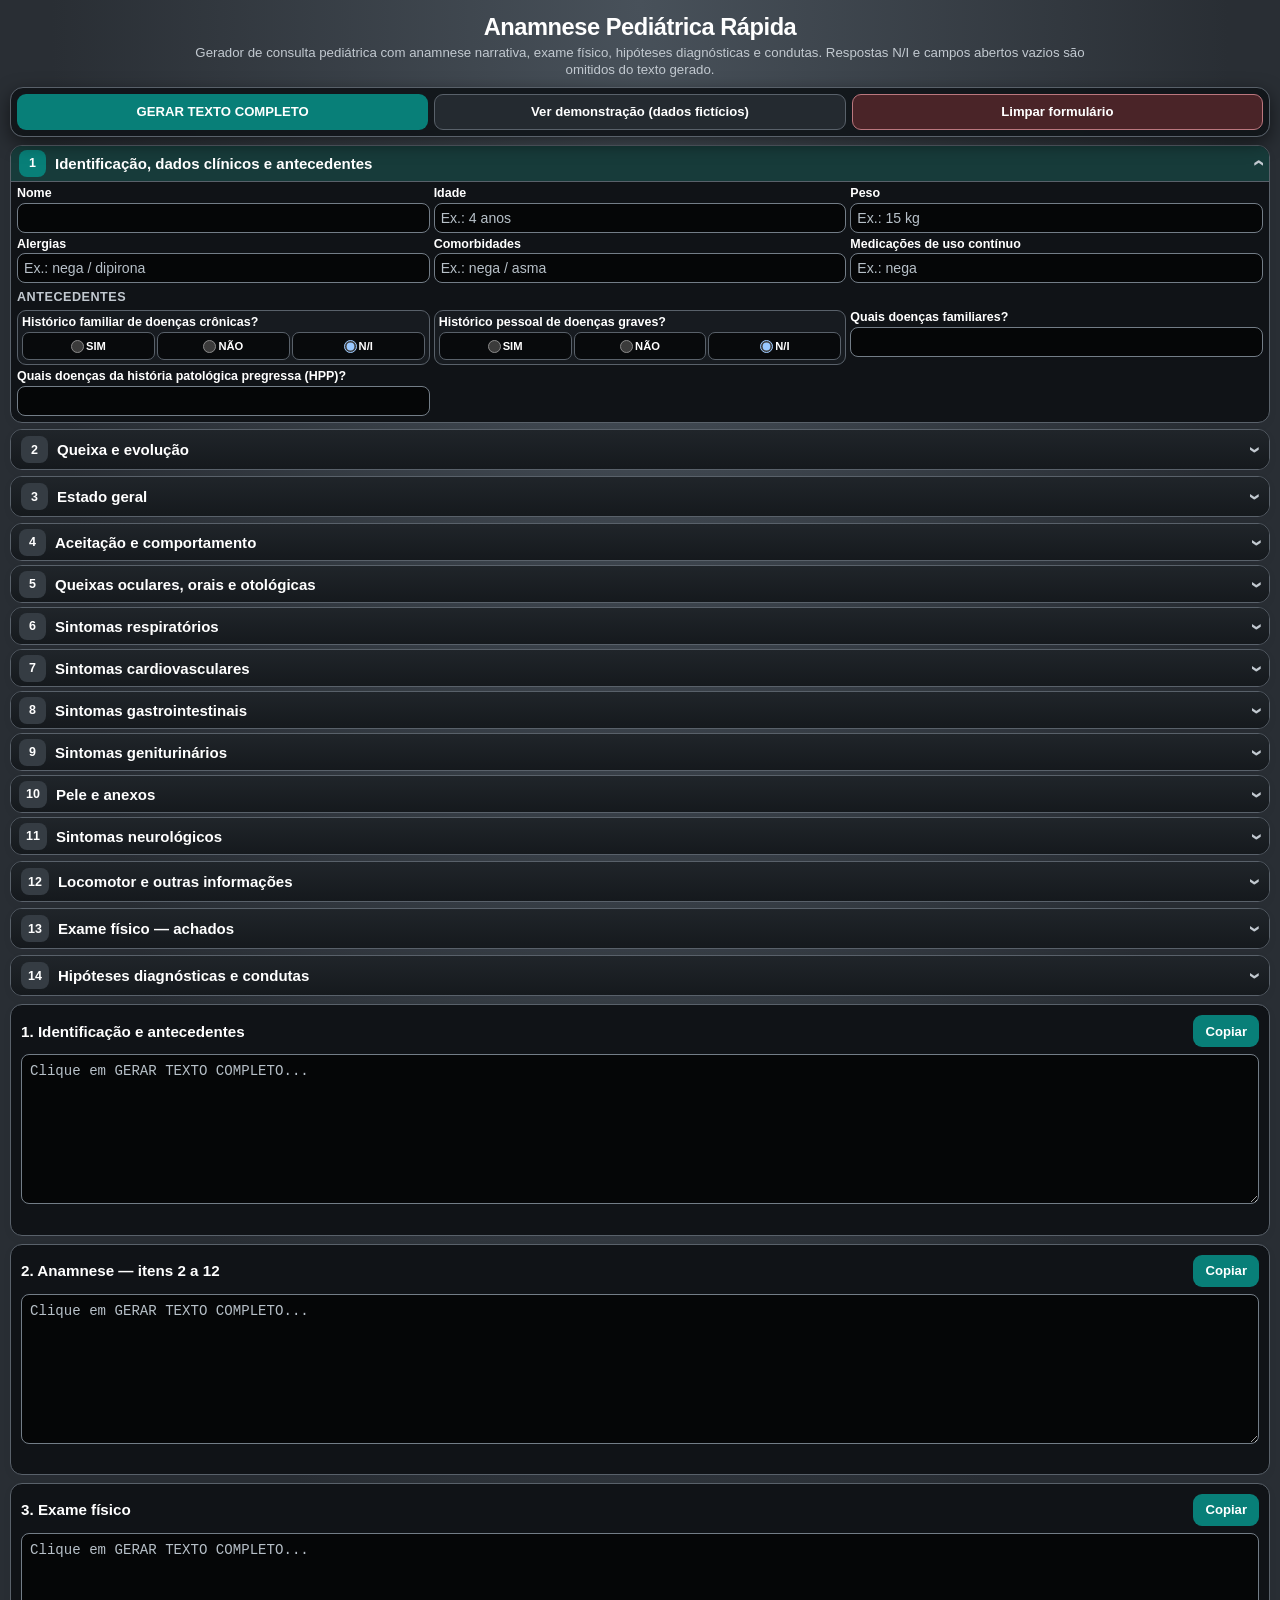
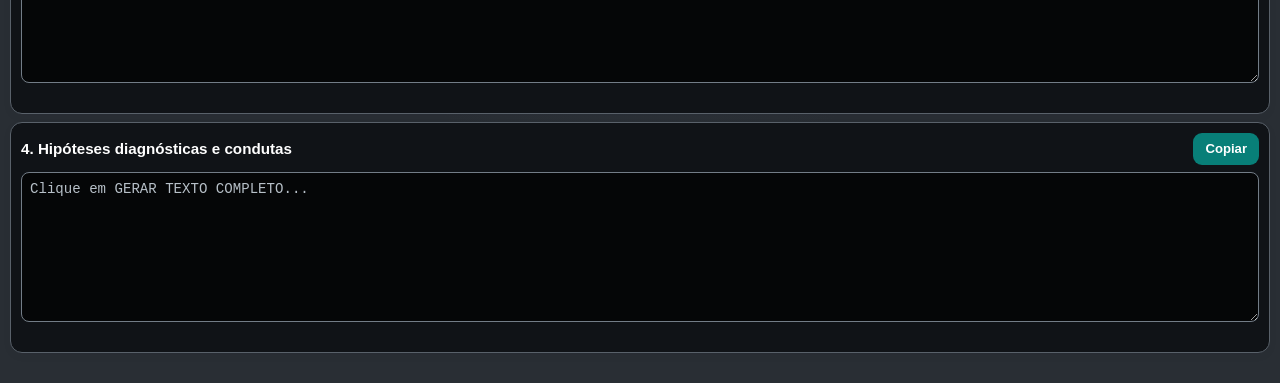
<file: index.html>
<!doctype html>
<html lang="pt-BR">
<head>
<meta charset="utf-8">
<meta name="viewport" content="width=device-width, initial-scale=1">
<title>Anamnese Pediátrica Rápida</title>
<style>
:root{color-scheme:dark;--bg:#292e34;--card:#101317;--text:#fff;--muted:#c2c9d0;--primary:#087f78;--primary-soft:#173b3a;--border:#59616a;--soft:#242a30;--danger:#ffd0d0;--dark:#080a0c;--shadow:0 6px 18px #0008}
*{box-sizing:border-box}
html{scroll-behavior:smooth}
body{margin:0;font-family:Arial,Helvetica,sans-serif;background:radial-gradient(ellipse at 50% 0,#48515a 0,var(--bg) 65%);color:var(--text)}
header{text-align:center;padding:14px 12px 8px}
header h1{margin:0 0 3px;font-size:1.48rem;letter-spacing:-.02em}
header p{margin:0 auto;color:var(--muted);font-size:.83rem;line-height:1.3;max-width:920px}
main{width:100%;max-width:none;margin:auto;padding:0 10px 24px}
.bar{position:sticky;top:6px;z-index:20;display:grid;grid-template-columns:repeat(3,minmax(0,1fr));gap:6px;background:#111519ed;border:1px solid var(--border);border-radius:13px;padding:6px;box-shadow:var(--shadow);backdrop-filter:blur(10px);margin-bottom:8px}
button{border:0;border-radius:9px;padding:8px 9px;font-weight:700;font-size:.82rem;cursor:pointer;min-height:36px}
.pri{background:var(--primary);color:#fff}.sec{background:var(--soft);color:var(--text);border:1px solid var(--border)}.danger{background:#4a2428;color:#fff;border:1px solid #bb777e}
.accordion,.bloco{background:var(--card);border:1px solid var(--border);border-radius:12px;margin:6px 0;box-shadow:0 3px 10px #14213d0a;overflow:hidden}
.accordion>summary{list-style:none;display:flex;align-items:center;gap:9px;min-height:39px;padding:6px 10px;cursor:pointer;font-weight:800;font-size:.94rem;user-select:none;background:linear-gradient(180deg,#20252a,#15191d)}
.accordion>summary::-webkit-details-marker{display:none}
.accordion>summary::after{content:'›';margin-left:auto;font-size:1.35rem;line-height:1;color:var(--muted);transform:rotate(90deg);transition:transform .15s ease}
.accordion[open]>summary{background:var(--primary-soft);color:#fff;border-bottom:1px solid var(--border)}
.accordion[open]>summary::after{transform:rotate(-90deg)}
.num{display:inline-grid;place-items:center;min-width:27px;height:27px;padding:0 7px;border-radius:8px;background:#353c43;color:#fff;font-size:.78rem}
.accordion[open] .num{background:var(--primary);color:#fff}
.conteudo{padding:6px 8px 8px}
.subtitulo{font-size:.79rem;text-transform:uppercase;letter-spacing:.04em;color:var(--muted);font-weight:800;margin:6px 0 4px;padding-top:1px}
.hint{font-size:.78rem;color:var(--muted);margin:2px 0 6px;line-height:1.35}
.grid{display:grid;grid-template-columns:repeat(3,minmax(0,1fr));gap:5px}
.checks{display:grid;grid-template-columns:repeat(3,minmax(0,1fr));gap:5px}
.full{grid-column:1/-1}
p{margin:0}
.item{border:1px solid var(--border);border-radius:9px;padding:5px;background:#171b20;min-width:0}
.ttl,label{font-weight:700;font-size:.78rem;display:block;margin-bottom:4px;line-height:1.2}
input,textarea,select{width:100%;border:1px solid #737d87;border-radius:8px;padding:7px 8px;font-size:.88rem;background:#050607;color:#fff;min-height:34px}
input::placeholder,textarea::placeholder{color:#b7c0c8;opacity:1}
input:focus,textarea:focus,select:focus,button:focus-visible{outline:2px solid #65d9cf;outline-offset:2px}
textarea{min-height:56px;resize:vertical;line-height:1.3}.tall{min-height:120px}.extraTall{min-height:230px}
.radioGrid{display:grid;grid-template-columns:repeat(3,minmax(0,1fr));gap:3px}
.radioGrid label{font-weight:800;border:1px solid var(--border);border-radius:7px;background:#080a0c;color:#fff;padding:5px 3px;text-align:center;margin:0;font-size:.7rem;white-space:nowrap}
.radioGrid input{width:auto;min-height:auto;margin:0 2px 0 0;vertical-align:middle}
.divisor{border:0;border-top:1px dashed var(--border);margin:9px 0 7px}
.out{background:#101317;color:#fff;padding:10px;margin-top:8px}
.out h2{font-size:.95rem;margin:0}.out textarea{min-height:150px;background:#050607;color:#fff}
.output-heading{display:flex;align-items:center;justify-content:space-between;gap:10px;margin-bottom:7px}
.copy-button{min-height:32px;padding:6px 12px;background:#087f78;color:#fff}
.copy-button:hover,.pri:hover{background:#0b9990}
.output-message{min-height:1em;margin:4px 0 0;color:#b8f3e8;font-size:.76rem}
.demo-dialog{width:min(700px,calc(100% - 24px));max-height:85vh;overflow:auto;border:1px solid var(--border);border-radius:12px;background:var(--card);color:var(--text);padding:16px}
.demo-dialog::backdrop{background:#000b}
.normal-model input{width:auto;min-height:auto;margin-right:6px}
.modelo-exame{margin:8px 0}.modelo-exame pre{white-space:pre-wrap;font:inherit;font-size:.82rem;line-height:1.4}
.demo-dialog h2{font-size:1.1rem;margin:0 0 8px}
.demo-dialog h3{font-size:.95rem;margin:14px 0 6px}
.demo-dialog p{line-height:1.5;margin-bottom:8px}
.demo-dialog pre{white-space:pre-wrap;font:inherit;line-height:1.5;background:var(--soft);border:1px solid var(--border);border-radius:8px;padding:10px}
.mini{font-size:.76rem;color:var(--muted);font-weight:400}
@media(max-width:900px){.grid,.checks{grid-template-columns:repeat(2,minmax(0,1fr))}}
@media(max-width:620px){
  header{padding-top:10px}header h1{font-size:1.28rem}header p{font-size:.76rem}
  main{padding:0 7px 20px}.bar{position:static;grid-template-columns:repeat(2,minmax(0,1fr))}
  .accordion>summary{min-height:40px;padding:7px 9px;font-size:.86rem}
  .conteudo{padding:6px}.grid,.checks{grid-template-columns:1fr 1fr;gap:4px}
  .item{padding:5px}.ttl,label{font-size:.73rem}.radioGrid{grid-template-columns:repeat(3,minmax(0,1fr))}
  .radioGrid label{font-size:.66rem;padding:4px 2px}input,textarea,select{font-size:.84rem;padding:6px 7px}
  .full{grid-column:1/-1}
}
@media(max-width:390px){.grid,.checks{grid-template-columns:1fr}.radioGrid{grid-template-columns:repeat(3,minmax(0,1fr))}}
.accordion.compact{margin:4px 0}
.compact>summary{min-height:36px;padding:4px 8px}
.compact>.conteudo{display:grid;grid-template-columns:repeat(3,minmax(0,1fr));gap:4px;padding:4px 6px 6px;align-items:start}
.compact>.conteudo>.grid,.compact>.conteudo>.checks{display:contents}
.compact .subtitulo,.compact .hint{grid-column:1/-1;margin:2px 0}
.compact .item{padding:4px}
.compact .ttl,.compact label{margin-bottom:2px}
.compact input:not([type="radio"]),.compact textarea,.compact select{min-height:30px;padding:4px 6px}
.compact textarea{min-height:44px}
.compact .radioGrid{gap:2px}
.compact .radioGrid label{display:flex;align-items:center;justify-content:center;min-height:28px;margin:0;padding:3px 2px;white-space:normal;overflow-wrap:anywhere}
.compact .radioGrid input{flex-shrink:0}
@media(max-width:900px){.compact>.conteudo{grid-template-columns:repeat(2,minmax(0,1fr))}}
@media(max-width:620px){
  .compact>summary{min-height:40px}
  .compact>.conteudo{gap:2px;padding:4px}
  .compact .item{padding:3px}
  .compact .radioGrid label{min-height:24px;padding:2px}
}
@media(max-width:390px){.compact>.conteudo{grid-template-columns:minmax(0,1fr)}}
</style>
</head>
<body>
<header>
  <h1>Anamnese Pediátrica Rápida</h1>
  <p>Gerador de consulta pediátrica com anamnese narrativa, exame físico, hipóteses diagnósticas e condutas. Respostas N/I e campos abertos vazios são omitidos do texto gerado.</p>
</header>
<main>
  <div class="bar">
    <button class="pri" type="button" onclick="gerarTextoCompleto()">GERAR TEXTO COMPLETO</button>
    <button class="sec" type="button" onclick="preencherHigida()" aria-haspopup="dialog" aria-controls="demonstracaoHigida">Ver demonstração (dados fictícios)</button>
    <button class="danger" type="button" onclick="limparFormulario()">Limpar formulário</button>
  </div>

  <form id="formulario">
    <details class="accordion compact" name="consulta-secoes" open>
      <summary><span class="num">1</span>Identificação, dados clínicos e antecedentes</summary>
      <div class="conteudo">
        <div class="grid">
          <p><label>Nome</label><input id="nomePaciente"></p>
          <p><label>Idade</label><input id="idadePaciente" placeholder="Ex.: 4 anos"></p>
          <p><label>Peso</label><input id="peso" placeholder="Ex.: 15 kg"></p>
          <p><label>Alergias</label><input id="alergias" placeholder="Ex.: nega / dipirona"></p>
          <p><label>Comorbidades</label><input id="comorbidades" placeholder="Ex.: nega / asma"></p>
          <p><label>Medicações de uso contínuo</label><input id="medContinuas" placeholder="Ex.: nega"></p>
        </div>
        <div class="subtitulo">Antecedentes</div>
        <div id="antecedentes" class="checks"></div>
        <div class="grid">
          <p><label>Quais doenças familiares?</label><input id="doencasFamiliares"></p>
          <p><label>Quais doenças da história patológica pregressa (HPP)?</label><input id="doencasHpp"></p>
        </div>
      </div>
    </details>
    <details class="accordion" name="consulta-secoes">
      <summary><span class="num">2</span>Queixa e evolução</summary>
      <div class="conteudo grid">
        <p><label>Queixa principal</label><textarea id="queixa"></textarea></p>
        <p><label>Há quanto tempo?</label><input id="diasSintomas" placeholder="Ex.: 3 dias"></p>
        <p><label>Sintomas associados?</label><textarea id="sintomasAssociados"></textarea></p>
        <p><label>Houve piora, melhora ou está igual?</label><input id="evolucaoQueixa"></p>
        <p><label>O que melhora?</label><input id="fatoresMelhora"></p>
        <p><label>O que piora?</label><input id="fatoresPiora"></p>
        <p class="full"><label>A queixa melhora com medicação?</label><input id="melhoraMedicacao"></p>
      </div>
    </details>
    <details class="accordion" name="consulta-secoes">
      <summary><span class="num">3</span>Estado geral</summary>
      <div class="conteudo">
        <div id="estadoGeral" class="checks"></div>
        <div class="grid">
          <p><label>Como a febre foi identificada?</label><select id="tipoFebre"><option value="nao-informada">Não informada</option><option value="referida">Referida</option><option value="termometrada">Termometrada</option></select></p>
          <p><label>Qual foi o pico febril?</label><input id="picoFebril" placeholder="Ex.: 38,5 °C"></p>
          <p><label>Onde localiza a dor?</label><input id="localizaDor" placeholder="Ex.: abdome / ouvido direito / garganta"></p>
        </div>
      </div>
    </details>
    <details class="accordion compact" name="consulta-secoes">
      <summary><span class="num">4</span>Aceitação e comportamento</summary>
      <div class="conteudo"><div id="aceitacao" class="checks"></div></div>
    </details>
    <details class="accordion compact" name="consulta-secoes">
      <summary><span class="num">5</span>Queixas oculares, orais e otológicas</summary>
      <div class="conteudo">
        <p class="hint">Os sintomas já cadastrados permanecem disponíveis; abra a seção e marque SIM, NÃO ou N/I.</p>
        <div class="subtitulo">Oculares</div>
        <div id="ocular" class="checks"></div>
        <div class="grid"><p class="full"><label>Detalhes das queixas oculares</label><input id="detalhesOculares" placeholder="Ex.: olho direito vermelho há 2 dias, sem secreção"></p></div>
        <div class="subtitulo">Orais</div>
        <div id="oral" class="checks"></div>
        <div class="grid"><p class="full"><label>Detalhes das queixas orais</label><input id="detalhesOrais" placeholder="Ex.: aftas dolorosas na mucosa oral"></p></div>
        <div class="subtitulo">Otológicas</div>
        <div id="otologico" class="checks"></div>
        <div class="grid"><p class="full"><label>Detalhes das queixas otológicas</label><input id="detalhesOtologicos" placeholder="Ex.: dor no ouvido direito desde ontem"></p></div>
      </div>
    </details>
    <details class="accordion compact" name="consulta-secoes">
      <summary><span class="num">6</span>Sintomas respiratórios</summary>
      <div class="conteudo">
        <div id="respiratorio" class="checks"></div>
        <div class="grid"><p class="full"><label>Secreções anormais?</label><input id="secrecoesAnormais" placeholder="Ex.: secreção nasal purulenta / nega"></p></div>
      </div>
    </details>
    <details class="accordion compact" name="consulta-secoes">
      <summary><span class="num">7</span>Sintomas cardiovasculares</summary>
      <div class="conteudo">
        <div id="cardioDor" class="checks"></div><div id="cardioPalpitacoes" class="checks"></div><div id="cardioCianose" class="checks"></div>
        <div class="grid"><p><label>Onde tem cianose?</label><input id="localCianose"></p></div>
        <div id="cardioSincope" class="checks"></div>
      </div>
    </details>
    <details class="accordion compact" name="consulta-secoes">
      <summary><span class="num">8</span>Sintomas gastrointestinais</summary>
      <div class="conteudo">
        <div id="gastro" class="checks"></div>
        <div class="grid"><p><label>Sem evacuar há quanto tempo?</label><input id="tempoSemEvacuar" placeholder="Ex.: 3 dias"></p><p><label>Queixas durante evacuação?</label><input id="queixasEvacuacao"></p><p><label>Sangue ou muco em fezes?</label><input id="sangueMucoFezes"></p></div>
      </div>
    </details>
    <details class="accordion compact" name="consulta-secoes">
      <summary><span class="num">9</span>Sintomas geniturinários</summary>
      <div class="conteudo">
        <div id="geniturinario" class="checks"></div>
        <div class="grid"><p class="full"><label>Queixas urinárias?</label><input id="queixasUrinarias"></p></div>
      </div>
    </details>
    <details class="accordion compact" name="consulta-secoes">
      <summary><span class="num">10</span>Pele e anexos</summary>
      <div class="conteudo">
        <div id="peleLesoes" class="checks"></div>
        <div class="grid"><p><label>Onde estão as lesões ou onde estão mais concentradas?</label><input id="localLesoes" placeholder="Ex.: braços"></p><p><label>Como são as lesões?</label><textarea id="comoLesoes" placeholder="Ex.: pápulas eritematosas isoladas"></textarea></p></div>
        <div id="pelePrurido" class="checks"></div><div id="peleDor" class="checks"></div><div id="peleSecrecao" class="checks"></div>
        <div class="grid"><p><label>Como é a secreção?</label><input id="secrecaoLesoes" placeholder="Ex.: purulenta, clara"></p><p><label>Onde iniciaram?</label><input id="inicioLesoes"></p></div>
        <div id="peleDisseminacao" class="checks"></div><div id="peleSangramento" class="checks"></div>
        <div class="grid"><p class="full"><label>Se houver sangramento, onde?</label><input id="localSangramento" placeholder="Ex.: hematoma no braço direito, ferida na perna"></p></div>
      </div>
    </details>
    <details class="accordion compact" name="consulta-secoes">
      <summary><span class="num">11</span>Sintomas neurológicos</summary>
      <div class="conteudo">
        <div id="neuroConsciente" class="checks"></div><div id="neuroOrientada" class="checks"></div><div id="neuroAlerta" class="checks"></div><div id="neuroInterage" class="checks"></div><div id="neuroMovimentos" class="checks"></div><div id="neuroSincope" class="checks"></div><div id="neuroConvulsoes" class="checks"></div><div id="neuroSonolencia" class="checks"></div><div id="neuroChoro" class="checks"></div><div id="neuroComportamento" class="checks"></div><div id="neuroVomitos" class="checks"></div><div id="neuroCefaleia" class="checks"></div><div id="neuroHematoma" class="checks"></div>
        <div class="grid"><p><label>Em que região há hematoma subgaleal?</label><input id="regiaoHematoma"></p></div>
        <div id="neuroTrauma" class="checks"></div>
        <div class="grid"><p><label>Há quanto tempo houve o TCE?</label><input id="tempoTce"></p></div>
      </div>
    </details>
    <details class="accordion" name="consulta-secoes">
      <summary><span class="num">12</span>Locomotor e outras informações</summary>
      <div class="conteudo">
        <div class="subtitulo">Aparelho locomotor</div>
        <div class="grid"><p><label>O que aconteceu?</label><input id="eventoLocomotor"></p><p><label>Há quanto tempo?</label><input id="tempoLocomotor"></p></div>
        <div id="locoTrauma" class="checks"></div><div class="grid"><p><label>Bateu aonde?</label><input id="localTrauma"></p></div>
        <div id="locoEquimoses" class="checks"></div><div id="locoMovimento" class="checks"></div>
        <div class="grid"><p><label>Qual limitação de amplitude de movimento (ADM)?</label><input id="limitacaoAdm"></p><p><label>Dor de 0 a 10?</label><input id="intensidadeDor" type="number" min="0" max="10"></p></div>
        <div id="locoDorMecanica" class="checks"></div><div id="locoDorInflamatoria" class="checks"></div><div id="locoArtrite" class="checks"></div><div id="locoDesalinhamento" class="checks"></div><div id="locoExtremidades" class="checks"></div><div id="locoSensibilidade" class="checks"></div>
        <hr class="divisor">
        <div class="subtitulo">Outras informações e medicações sintomáticas</div>
        <div class="grid">
          <p><label>Outros sintomas?</label><textarea id="outrosSintomas"></textarea></p>
          <p><label>Utilizou medicações sintomáticas?</label><span class="radioGrid"><label><input type="radio" name="usouMedicacaoSintomatica" value="sim"> SIM</label><label><input type="radio" name="usouMedicacaoSintomatica" value="nao"> NÃO</label><label><input type="radio" name="usouMedicacaoSintomatica" value="ni" checked> N/I</label></span></p>
          <p><label>Quais você usou e por quanto tempo?</label><textarea id="medicacaoUsada"></textarea></p>
          <p><label>Ajudaram a melhorar o sintoma?</label><span class="radioGrid"><label><input type="radio" name="medicacaoAjudou" value="sim"> SIM</label><label><input type="radio" name="medicacaoAjudou" value="nao"> NÃO</label><label><input type="radio" name="medicacaoAjudou" value="ni" checked> N/I</label></span></p>
        </div>
      </div>
    </details>
    <details class="accordion" name="consulta-secoes">
      <summary><span class="num">13</span>Exame físico — achados</summary>
      <div class="conteudo">
        <p class="hint">Registre os achados efetivamente examinados. Campos vazios não geram achados normais. Use texto livre ou prefixos como “SR:”, “SCV:”, “Pele e fâneros:” e “Otoscopia:”; prefira uma linha para cada sistema.</p>
        <details class="modelo-exame"><summary>Revisar modelo de exame normal (opcional)</summary><pre id="modeloExameNormal"></pre></details>
        <label class="normal-model"><input id="incluirExameNormal" type="checkbox">Confirmo que examinei e revisei os achados do modelo normal e quero incluí-los.</label>
        <p class="hint">Selecione somente se os achados do modelo forem aplicáveis. Achados digitados substituem o texto do sistema correspondente. Registre medidas e escores efetivamente obtidos no campo abaixo.</p>
        <textarea id="alteracoesExame" class="tall" placeholder="Ex.: ausculta pulmonar reduzida em base direita&#10;Pele e fâneros: presença de furúnculo em perna esquerda de 5 cm de diâmetro com orifício de drenagem"></textarea>
      </div>
    </details>
    <details class="accordion" name="consulta-secoes">
      <summary><span class="num">14</span>Hipóteses diagnósticas e condutas</summary>
      <div class="conteudo grid">
        <p><label>Hipóteses-diagnósticas?</label><textarea id="hipoteses" placeholder="Ex.: IVAS; dermatite; gastroenterite..."></textarea></p>
        <p><label>Condutas?</label><textarea id="condutas" class="tall" placeholder="Registre as condutas realizadas, prescrições e orientações efetivamente fornecidas."></textarea></p>
      </div>
    </details>
  </form>

  <section class="bloco out">
    <div class="output-heading"><h2>1. Identificação e antecedentes</h2><button class="copy-button" type="button" onclick="copiarCaixa('textoIdentificacao','statusIdentificacao')">Copiar</button></div>
    <textarea id="textoIdentificacao" aria-label="Texto de identificação e antecedentes" placeholder="Clique em GERAR TEXTO COMPLETO..."></textarea>
    <p class="output-message" id="statusIdentificacao" aria-live="polite"></p>
  </section>
  <section class="bloco out">
    <div class="output-heading"><h2>2. Anamnese — itens 2 a 12</h2><button class="copy-button" type="button" onclick="copiarCaixa('textoAnamnese','statusAnamnese')">Copiar</button></div>
    <textarea id="textoAnamnese" aria-label="Texto corrido da anamnese dos itens 2 a 12" placeholder="Clique em GERAR TEXTO COMPLETO..."></textarea>
    <p class="output-message" id="statusAnamnese" aria-live="polite"></p>
  </section>
  <section class="bloco out">
    <div class="output-heading"><h2>3. Exame físico</h2><button class="copy-button" type="button" onclick="copiarCaixa('textoExame','statusExame')">Copiar</button></div>
    <textarea id="textoExame" aria-label="Texto do exame físico" placeholder="Clique em GERAR TEXTO COMPLETO..."></textarea>
    <p class="output-message" id="statusExame" aria-live="polite"></p>
  </section>
  <section class="bloco out">
    <div class="output-heading"><h2>4. Hipóteses diagnósticas e condutas</h2><button class="copy-button" type="button" onclick="copiarCaixa('textoHipotesesCondutas','statusHipotesesCondutas')">Copiar</button></div>
    <textarea id="textoHipotesesCondutas" aria-label="Hipóteses diagnósticas e condutas editáveis" placeholder="Clique em GERAR TEXTO COMPLETO..."></textarea>
    <p class="output-message" id="statusHipotesesCondutas" aria-live="polite"></p>
  </section>
</main>

<dialog id="demonstracaoHigida" class="demo-dialog" aria-labelledby="tituloDemonstracao" aria-describedby="avisoDemonstracao">
  <h2 id="tituloDemonstracao">Demonstração — criança hígida fictícia</h2>
  <p id="avisoDemonstracao"><strong>EXEMPLO FICTÍCIO — NÃO USAR EM PRONTUÁRIO.</strong> Esta visualização não preenche, apaga ou altera o formulário nem os textos do atendimento.</p>
  <p>Exemplo somente para conhecer a organização da anamnese. No atendimento, registre apenas informações obtidas na história e no exame da criança.</p>
  <h3>1. Identificação e antecedentes</h3>
  <pre>EXEMPLO FICTÍCIO — NÃO USAR EM PRONTUÁRIO.
Peso ilustrativo: 15 kg. Alergias, comorbidades, medicações e antecedentes: não informados neste exemplo.</pre>
  <h3>2. Anamnese — itens 2 a 12</h3>
  <pre>EXEMPLO FICTÍCIO — NÃO USAR EM PRONTUÁRIO.
Criança comparece para consulta de rotina, sem queixas atuais. No cenário simulado, acompanhante refere apetite, aceitação de líquidos, diurese e evacuações preservados.</pre>
  <h3>3. Exame físico</h3>
  <pre>EXEMPLO FICTÍCIO — NÃO USAR EM PRONTUÁRIO.
No cenário simulado: criança ativa e reativa, em bom estado geral. Estes achados não representam exame realizado em paciente.</pre>
  <h3>4. Hipóteses diagnósticas e condutas</h3>
  <pre>EXEMPLO FICTÍCIO — NÃO USAR EM PRONTUÁRIO.
Consulta de rotina simulada. Nenhuma hipótese, prescrição ou orientação foi registrada no atendimento.</pre>
  <button class="sec" type="button" onclick="fecharDemonstracao()" autofocus>Fechar demonstração e voltar ao atendimento</button>
</dialog>

<script>
const grupos = {
  antecedentes: [
    ["historicoFamiliar", "Histórico familiar de doenças crônicas?"],
    ["historicoPessoal", "Histórico pessoal de doenças graves?"],
  ],
  estadoGeral: [
    ['ativaReativa','Ativa e reativa'], ['comportamentoHabitual','Comportamento habitual'], ['febre','Teve febre?'], ['dor','Apresenta dor?'], ['gemencia','Apresenta gemência?'], ['choroPersistente','Apresenta choro persistente?']
  ],
  respiratorio: [
    ['coriza','Coriza?'], ['congestaoNasal','Congestão nasal?'], ['respiracaoBucal','Respiração bucal?'], ['respiracaoOfegante','Respiração ofegante?'], ['tosseSecretiva','Tosse secretiva?'], ['tosseSeca','Tosse seca?'], ['dispneia','Dificuldade respiratória?'], ['chieira','Chieira no peito?'], ['roncos','Roncos?'], ['pioraNoturna','Piora dos sintomas à noite?'], ['outrosRespBaixos','Outros sintomas respiratórios baixos?']
  ],
  gastro: [
    ['diarreia','Diarreia'], ['evacuacoes','Evacuações preservadas'], ['constipacao','Constipação?'], ['vomitosEspontaneos','Vômitos espontâneos'], ['vomitosPosTosse','Vômitos pós-tosse'], ['vomitosCatarro','Vômitos com catarro'], ['vomitosPosPrandiais','Vômitos pós-prandiais']
  ],
  geniturinario: [
    ['diurese','Diurese preservada']
  ],
  peleLesoes: [['lesoesPeleMucosas','Lesões de pele ou mucosas?']],
  pelePrurido: [['cocamLesoes','As lesões coçam?']],
  peleDor: [['dorLesoes','As lesões doem?']],
  peleSecrecao: [['secrecaoLesoesPresente','Há secreção nas lesões?']],
  peleDisseminacao: [['disseminacaoLesoes','As lesões estão se disseminando?']],
  peleSangramento: [['sangramentoPele','Sangramento em pele ou partes moles?']],
  ocular: [
    ['olhoVermelho','Olho vermelho ou irritado'], ['secrecaoOcular','Secreção ocular'], ['dorOcular','Dor nos olhos'], ['pruridoLacrimejamento','Prurido ou lacrimejamento'], ['fotofobia','Fotofobia'], ['alteracaoVisual','Alteração visual']
  ],
  oral: [
    ['lesoesOrais','Lesões ou aftas na boca'], ['dorOral','Dor na boca'], ['dorEngolir','Dor ou dificuldade para engolir']
  ],
  otologico: [
    ['otalgia','Dor de ouvido'], ['otorreia','Secreção no ouvido'], ['pruridoOtologico','Coceira no ouvido'], ['alteracaoAuditiva','Alteração ou dificuldade auditiva'], ['zumbido','Zumbido no ouvido'], ['vertigem','Tontura ou vertigem']
  ],
  neuroConsciente: [['consciente','Consciente?']],
  neuroOrientada: [['orientada','Orientada?']],
  neuroAlerta: [['alerta','Alerta?']],
  neuroInterage: [['interageComandos','Interage conforme comandos?']],
  neuroMovimentos: [['movimentosAnormais','Movimentos anormais?']],
  neuroSincope: [['sincope','Síncope?']],
  neuroConvulsoes: [['convulsoes','Convulsões?']],
  neuroSonolencia: [['sonolenciaExcessiva','Sonolência excessiva?']],
  neuroChoro: [['choroInconsolavel','Choro inconsolável?']],
  neuroComportamento: [['comportamentoAnormal','Comportamento anormal?']],
  neuroVomitos: [['vomitoJato','Vômitos em jato?']],
  neuroCefaleia: [['cefaleiaIntratavel','Cefaleia intratável?']],
  neuroHematoma: [['hematomaSubgaleal','Hematoma subgaleal?']],
  neuroTrauma: [['bateuCabeca','Bateu a cabeça?']],
  locoTrauma: [['historiaTrauma','História de trauma?']],
  locoEquimoses: [['equimosesHematomas','Equimoses ou hematomas?']],
  locoMovimento: [['movimentaMembro','Movimenta o membro?']],
  locoDorMecanica: [['dorMecanica','Dor mecânica?']],
  locoDorInflamatoria: [['dorInflamatoria','Dor inflamatória?']],
  locoArtrite: [['sinaisArtrite','Sinais de artrite?']],
  locoDesalinhamento: [['desalinhamento','Desalinhamento ósseo/articular notado?']],
  locoExtremidades: [['extremidadesMovem','Extremidades se movimentam?']],
  locoSensibilidade: [['sensibilidadePreservada','Sensibilidade preservada?']],
  cardioDor: [['dorPeito','Dor no peito?']],
  cardioPalpitacoes: [['palpitacoes','Palpitações?']],
  cardioCianose: [['cianose','Cianose?']],
  cardioSincope: [['sincopeAbrupta','Síncope abrupta?']],
  aceitacao: [
    ['apetite','Apetite?','Presente','Hiporexia'], ['consomeLiquidos','Consome líquidos?'], ['sialorreia','Sialorreia ou manipulação intraoral'], ['estadoClinico','Estado geral?','Normal','Prostração'], ['estadoIrritabilidade','Estado geral?','Normal','Irritabilidade']
  ]
};
function montarRadios(){
  Object.keys(grupos).forEach(g=>{
    const alvo=document.getElementById(g); if(!alvo) return;
    alvo.innerHTML = grupos[g].map(a=>{
      const sim=a[2]||'SIM', nao=a[3]||'NÃO';
      return '<div class="item"><div class="ttl">'+a[1]+'</div><div class="radioGrid">'+
      '<label><input type="radio" name="'+a[0]+'" value="sim"> '+sim+'</label>'+
      '<label><input type="radio" name="'+a[0]+'" value="nao"> '+nao+'</label>'+
      '<label><input type="radio" name="'+a[0]+'" value="ni" checked> N/I</label>'+
      '</div></div>';
    }).join('');
  });
}
montarRadios();
const V=id=>(document.getElementById(id)?.value||'').trim();
const blocoLiteral=id=>{
  const texto=document.getElementById(id)?.value||'';
  return texto.trim()?texto:'';
};
const R=id=>document.querySelector('input[name="'+id+'"]:checked')?.value||'ni';
const cap=s=>s? s.charAt(0).toUpperCase()+s.slice(1):'';
const low=s=>String(s||'').trim().toLowerCase();
function add(arr,txt){
  const texto=String(txt||'').trim();
  if(!texto) return;
  const normalizar=s=>String(s||'').toLocaleLowerCase('pt-BR').replace(/\s+/g,' ').replace(/[.;:,]+$/g,'').trim();
  if(!arr.some(item=>normalizar(item)===normalizar(texto))) arr.push(texto);
}
function joinPt(lista){ lista=lista.filter(Boolean); if(lista.length===0) return ''; if(lista.length===1) return lista[0]; return lista.slice(0,-1).join(', ')+' e '+lista[lista.length-1]; }
function isNeg(texto){ return /^(nega|não|nao|sem|ausente|ausência|ausencia)$/i.test(String(texto||'').trim()); }
function frase(txt){ txt=String(txt||'').trim(); if(!txt) return ''; return txt.endsWith('.') ? txt : txt+'.'; }
function adicionarRespostas(blocos, grupo){
  const perguntas=(Array.isArray(grupo)?grupo:[grupo]).flatMap(nome=>grupos[nome]);
  const descrever=label=>label.replace(/\?$/, '').toLowerCase()
    .replace(/^ativa e reativa$/, 'atividade e reatividade preservadas')
    .replace(/^comportamento habitual$/, 'comportamento habitual para a idade')
    .replace(/^consciente$/, 'consciência preservada')
    .replace(/^orientada$/, 'orientação preservada')
    .replace(/^alerta$/, 'estado de alerta preservado')
    .replace(/^interage conforme comandos$/, 'interação adequada aos comandos')
    .replace(/^teve febre$/, 'febre')
    .replace(/^diarreia$/, 'diarreia')
    .replace(/^evacuações preservadas$/, 'evacuações preservadas')
    .replace(/^constipação$/, 'constipação')
    .replace(/^consome líquidos$/, 'aceitação de líquidos')
    .replace(/^movimenta o membro$/, 'movimentação do membro')
    .replace(/^há secreção nas lesões$/, 'secreção nas lesões')
    .replace(/^as lesões coçam$/, 'prurido nas lesões')
    .replace(/^as lesões doem$/, 'dor nas lesões')
    .replace(/^as lesões estão se disseminando$/, 'disseminação das lesões');
  const positivos=perguntas.filter(([id])=>R(id)==='sim').map(([,label])=>descrever(label));
  const negativos=perguntas.filter(([id])=>R(id)==='nao').map(([,label])=>descrever(label));
  if(!positivos.length && !negativos.length) return;
  if(positivos.length) add(blocos,'Apresenta '+joinPt(positivos)+'.');
  if(negativos.length) add(blocos,'Acompanhante nega '+joinPt(negativos)+'.');
}
function adicionarCamposAbertos(blocos, campos){
  const inicios={
    sintomasAssociados:'Também refere ',
    evolucaoQueixa:'A queixa está ',
    fatoresMelhora:'Refere melhora com ',
    fatoresPiora:'Relata piora com ',
    melhoraMedicacao:'Sobre a resposta à medicação, ',
    localCianose:'A cianose é localizada em ',
    localLesoes:'As lesões estão localizadas em ',
    comoLesoes:'As lesões são ',
    secrecaoLesoes:'A secreção é ',
    inicioLesoes:'As lesões começaram em ',
    localSangramento:'O sangramento foi observado em ',
    regiaoHematoma:'O hematoma subgaleal está localizado em ',
    tempoTce:'O TCE ocorreu há ',
    eventoLocomotor:'Quanto ao aparelho locomotor, relata ',
    tempoLocomotor:'com evolução há ',
    localTrauma:'O trauma ocorreu em ',
    limitacaoAdm:'Há limitação de ADM em ',
    intensidadeDor:'Refere intensidade da dor de '
  };
  const negacoes={
    sintomasAssociados:'sintomas associados',
    evolucaoQueixa:'piora ou melhora da queixa',
    fatoresMelhora:'fatores de melhora',
    fatoresPiora:'fatores de piora',
    melhoraMedicacao:'melhora com medicação',
    localCianose:'cianose',
    localLesoes:'lesões de pele',
    comoLesoes:'alterações no aspecto das lesões',
    secrecaoLesoes:'secreção nas lesões',
    inicioLesoes:'lesões de pele',
    localSangramento:'sangramento',
    regiaoHematoma:'hematoma subgaleal',
    tempoTce:'traumatismo cranioencefálico',
    eventoLocomotor:'queixas do aparelho locomotor',
    tempoLocomotor:'evolução de queixa locomotora',
    localTrauma:'trauma',
    limitacaoAdm:'limitação de ADM',
    intensidadeDor:'dor'
  };
  campos.forEach(([id,label])=>{
    const valor=V(id);
    if(!valor) return;
    if(isNeg(valor)){
      add(blocos,'Acompanhante nega '+(negacoes[id]||label.toLowerCase())+'.');
      return;
    }
    const inicio=inicios[id];
    if(inicio) add(blocos,inicio+low(valor)+'.');
    else add(blocos,'Refere '+low(valor)+' relacionado a '+label.toLowerCase()+'.');
  });
}

const examePadrao = {
  'Estado geral':'Criança em bom estado geral, corada, hidratada, anictérica, acianótica, afebril, eupneica, ativa e reativa, com comportamento adequado para a idade.',
  'SN':'Consciente, alerta e responsiva, com interação e contato apropriados para a idade. Pupilas isocóricas e fotorreagentes. Motricidade ocular extrínseca preservada. Mímica facial simétrica, sem déficits focais evidentes. Movimenta espontânea e simetricamente os quatro membros, sem tremores, dismetrias ou movimentos anormais. Tônus preservado. Sensibilidade superficial e profunda aparentemente preservadas, sem déficits grosseiros ao exame. Marcha, quando aplicável, sem alterações evidentes. Ausência de rigidez de nuca ou sinais de irritação meníngea; Kernig e Brudzinski negativos.',
  'Crânio':'Normocefálico, de conformação habitual, atraumático, sem abaulamentos ou depressões evidentes.',
  'Otoscopia':'Condutos auditivos externos pérvios, sem sinais inflamatórios ou secreções. Membranas timpânicas íntegras e translúcidas, com reflexo luminoso preservado bilateralmente, sem abaulamento, retração ou sinais de efusão em orelha média.',
  'Oroscopia':'Mucosa oral e orofaríngea de coloração habitual, hidratadas, sem úlceras, fissuras, leucoplasias ou outras lesões evidentes. Amígdalas sem exsudatos ou placas. Orofaringe sem alterações inflamatórias significativas.',
  'Rinoscopia anterior':'Cornetos nasais sem hipertrofia significativa, sem secreção patológica. Septo e vestíbulos nasais sem lesões superficiais evidentes.',
  'Linfonodos/pescoço':'Ausência de linfonodomegalias palpáveis em cadeias submentonianas, submandibulares, cervicais anteriores e posteriores, occipitais, pré e retroauriculares, supraclaviculares e axilares. Tireoide sem aumento palpável. Ausência de massas cervicais evidentes.',
  'SR':'Tórax simétrico, com boa expansibilidade bilateral. Eupneica, sem tiragens ou uso de musculatura acessória. Som claro pulmonar à percussão. Murmúrio vesicular fisiológico e bem distribuído bilateralmente, sem ruídos adventícios.',
  'SCV':'Ritmo cardíaco regular, em dois tempos, bulhas normofonéticas, sem sopros ou ruídos adventícios. Pulsos periféricos palpáveis, cheios e simétricos. Extremidades aquecidas e bem perfundidas. Normocárdica e normosfígmica.',
  'SD':'Abdome plano, flácido, normotimpânico, com ruídos hidroaéreos presentes. Indolor à palpação superficial e profunda, sem massas ou visceromegalias palpáveis. Sem defesa, rigidez ou sinais de irritação peritoneal. Descompressão brusca indolor; Blumberg negativo. Lojas renais livres, Giordano negativo bilateralmente.',
  'Pele e fâneros':'Pele íntegra, normocorada, com turgor e elasticidade preservados, sem exantemas, petéquias, equimoses ou outras lesões cutâneas evidentes. Extremidades aquecidas, sem edema. Fâneros sem alterações relevantes ao exame.'
};
document.getElementById('modeloExameNormal').textContent=Object.entries(examePadrao).map(([sistema,texto])=>'- '+sistema+': '+texto).join('\n');
function normalizarTermoExame(s){
  return String(s||'').toLocaleLowerCase('pt-BR').normalize('NFD').replace(/[\u0300-\u036f]/g,'').trim();
}
function mapearCabecalhoExame(cabecalho){
  const c=normalizarTermoExame(cabecalho);
  if(!c) return null;
  if(c==='sr' || /resp|pulm|ausculta pulmonar|torax/.test(c)) return 'SR';
  if(c==='scv' || /card|ausculta cardi|circul/.test(c)) return 'SCV';
  if(c==='sd' || /abd|digest|gastro/.test(c)) return 'SD';
  if(c==='sn' || /neuro/.test(c)) return 'SN';
  if(/estado geral|^geral$/.test(c)) return 'Estado geral';
  if(/cran|fontanel|couro cabeludo/.test(c)) return 'Crânio';
  if(/oto|ouvido/.test(c)) return 'Otoscopia';
  if(/oro|orofaring|garganta|amigdal|boca/.test(c)) return 'Oroscopia';
  if(/rino|nariz|nasal/.test(c)) return 'Rinoscopia anterior';
  if(/linfo|pescoc|cervical|tireoide/.test(c)) return 'Linfonodos/pescoço';
  if(/pele|faner|cutane/.test(c)) return 'Pele e fâneros';
  if(/genito|urin|genital/.test(c)) return 'Geniturinário';
  if(/locomotor|osteoart|musculoesquelet|articular/.test(c)) return 'Aparelho locomotor';
  if(/ocular|olho/.test(c)) return 'Olhos';
  return null;
}
function detectarSistemaExame(texto){
  const t=normalizarTermoExame(texto);
  const regras=[
    ['SR',/(ausculta pulmonar|murmurio|vesicular|sibil|ronco|crepit|estert|tirag|pulm|respirat|expansibilidade|torax|sato2|saturacao)/g],
    ['SCV',/(ausculta cardi|bulha|sopro|ritmo cardi|cardiac|pulso|perfus|tec|tempo de enchimento capilar)/g],
    ['SD',/(abdome|abdominal|rha|ruido hidro|blumberg|giordano|hepat|esplen|visceromeg|massa abdominal)/g],
    ['SN',/(neurolog|pupila|glasgow|ecgp|consciente|alerta|deficit focal|rigidez de nuca|kernig|brudzinski|forca muscular|sensibilidade|marcha|motricidade)/g],
    ['Pele e fâneros',/(pele|faner|furunc|abscess|lesao cut|exant|petequi|equim|eritem|pust|vesic|bolha|ferida)/g],
    ['Otoscopia',/(otoscop|ouvido|timpan|conduto audit)/g],
    ['Oroscopia',/(oroscop|orofaring|amigdal|mucosa oral|lingua|boca)/g],
    ['Rinoscopia anterior',/(rinoscop|nariz|nasal|corneto|septo nasal)/g],
    ['Linfonodos/pescoço',/(linfonod|pescoc|cervical|tireoide)/g],
    ['Crânio',/(cranio|fontanel|couro cabeludo|subgaleal)/g],
    ['Estado geral',/(estado geral|hidrat|corad|anicter|icter|acianot|febril|afebril|prostrad)/g],
    ['Geniturinário',/(genitur|genital|meato|testicul|escrot|vulv|prepuc)/g],
    ['Aparelho locomotor',/(locomotor|osteoart|musculoesquelet|articul|deformidade|amplitude de movimento)/g],
    ['Olhos',/(ocular|conjuntiv|esclera|olho)/g]
  ];
  const pontuados=regras.map(([chave,re])=>[chave,(t.match(re)||[]).length]).filter(([,n])=>n>0).sort((a,b)=>b[1]-a[1]);
  return pontuados.length ? pontuados[0][0] : null;
}
function separarAlteracoesExame(alt){
  const prefixos='(?:estado geral|geral|sn|neurol[oó]gico|cr[aâ]nio|olhos?|ocular|otoscopia|ouvido|oroscopia|garganta|am[ií]gdalas?|rinoscopia|nariz|linfonodos?|pesco[cç]o|sr|respirat[oó]rio|pulmonar|scv|cardiovascular|card[ií]aco|sd|abdome|digestivo|gastrointestinal|geniturin[aá]rio|urin[aá]rio|pele(?: e f[aâ]neros)?|f[aâ]neros|locomotor|osteoarticular|musculoesquel[eé]tico)';
  const divisor=new RegExp(';\\s*(?='+prefixos+'\\s*:)', 'i');
  return String(alt||'').split(/\n+/).flatMap(linha=>linha.split(divisor)).map(x=>x.trim()).filter(Boolean);
}
function adicionarAchadoUnico(lista,texto){
  const achado=frase(cap(texto));
  const normalizar=s=>normalizarTermoExame(s).replace(/\s+/g,' ').replace(/[.;:,]+$/g,'').trim();
  if(!lista.some(item=>normalizar(item)===normalizar(achado))) lista.push(achado);
}
function gerarExameFisico(){
  const alt=V('alteracoesExame');
  const incluirModelo=document.getElementById('incluirExameNormal')?.checked===true;
  const secoes=Object.fromEntries(Object.entries(examePadrao).map(([sistema,texto])=>[sistema,incluirModelo?texto:'']));
  if(alt){
    const alteracoesPorSistema={};
    const naoClassificadas=[];
    separarAlteracoesExame(alt).forEach(parte=>{
      const m=parte.match(/^([^:]{2,45})\s*:\s*(.+)$/);
      let chave=null;
      let texto=parte;
      if(m){
        chave=mapearCabecalhoExame(m[1]);
        if(chave) texto=m[2].trim();
      }
      if(!chave) chave=detectarSistemaExame(parte);
      if(chave){
        if(!alteracoesPorSistema[chave]) alteracoesPorSistema[chave]=[];
        adicionarAchadoUnico(alteracoesPorSistema[chave],texto);
      }else{
        adicionarAchadoUnico(naoClassificadas,parte);
      }
    });
    Object.entries(alteracoesPorSistema).forEach(([chave,textos])=>{ secoes[chave]=textos.join(' '); });
    if(naoClassificadas.length) secoes['Alterações relatadas ao exame físico']=naoClassificadas.join(' ');
  }
  return Object.keys(secoes).filter(k=>secoes[k]).map(k=>'- '+k+': '+secoes[k]).join('\n');
}

function gerarAnamneseNarrativa(){
  const blocos=[];

  const queixa=V('queixa'), dias=V('diasSintomas');
  if(queixa && dias) add(blocos,'Criança comparece ao PA por '+low(queixa)+', com '+low(dias)+' de evolução.');
  else if(queixa) add(blocos,'Criança comparece ao PA por '+low(queixa)+'.');
  else if(dias) add(blocos,'Sintomas com '+low(dias)+' de evolução.');
  adicionarCamposAbertos(blocos,[['sintomasAssociados','Sintomas associados'],['evolucaoQueixa','Evolução'],['fatoresMelhora','Fatores de melhora'],['fatoresPiora','Fatores de piora'],['melhoraMedicacao','Melhora com medicação']]);

  const est=[];
  if(R('ativaReativa')==='sim') est.push('ativa e reativa');
  if(R('comportamentoHabitual')==='sim') est.push('com comportamento habitual para a idade');
  if(est.length) add(blocos,'Mantém-se '+joinPt(est)+'.');
  const geralNeg=[];
  if(R('ativaReativa')==='nao') geralNeg.push('não está ativa ou reativa');
  if(R('comportamentoHabitual')==='nao') geralNeg.push('não mantém comportamento habitual');
  if(geralNeg.length) add(blocos,'Ao estado geral, '+joinPt(geralNeg)+'.');
  const tipoFebre=V('tipoFebre');
  if(R('febre')==='sim') add(blocos,'Há relato de febre'+(tipoFebre && tipoFebre!=='nao-informada'?', '+tipoFebre:'')+(V('picoFebril')?', com pico febril de '+V('picoFebril'):'')+'.');
  if(R('febre')==='nao') add(blocos,'Acompanhante nega febre.');
  if(R('febre')==='ni' && tipoFebre!=='nao-informada' && tipoFebre) add(blocos,'A febre foi identificada por '+low(tipoFebre)+'.');
  if(R('febre')==='ni' && V('picoFebril')) add(blocos,'Foi informado pico febril de '+V('picoFebril')+'.');
  if(R('dor')==='sim') add(blocos,'Apresenta dor'+(V('localizaDor')?' localizada em '+low(V('localizaDor')):'')+'.');
  if(R('dor')==='nao') add(blocos,'Acompanhante nega dor.');
  if(R('dor')==='ni' && V('localizaDor')) add(blocos,'A dor é localizada em '+low(V('localizaDor'))+'.');
  if(R('gemencia')==='sim') add(blocos,'Apresenta gemência.');
  if(R('gemencia')==='nao') add(blocos,'Acompanhante nega gemência.');
  if(R('choroPersistente')==='sim') add(blocos,'Apresenta choro persistente.');
  if(R('choroPersistente')==='nao') add(blocos,'Acompanhante nega choro persistente.');

  const acc=[];
  if(R('apetite')==='sim') acc.push('apetite preservado'); else if(R('apetite')==='nao') acc.push('hiporexia');
  if(R('consomeLiquidos')==='sim') acc.push('aceita líquidos'); else if(R('consomeLiquidos')==='nao') acc.push('baixa aceitação de líquidos');
  if(R('estadoClinico')==='sim' && R('estadoIrritabilidade')!=='nao') acc.push('estado geral preservado'); else if(R('estadoClinico')==='nao') acc.push('prostração');
  if(R('estadoIrritabilidade')==='nao') acc.push(R('estadoClinico')==='sim'?'irritabilidade, sem prostração':'irritabilidade'); else if(R('estadoIrritabilidade')==='sim' && R('estadoClinico')!=='sim') acc.push('sem irritabilidade');
  if(R('sialorreia')==='sim') acc.push('sialorreia ou manipulação intraoral persistente'); else if(R('sialorreia')==='nao') acc.push('sem sialorreia ou manipulação intraoral persistente');
  if(acc.length) add(blocos, cap(joinPt(acc))+'.');

  [['ocular','Queixas oculares','detalhesOculares'],['oral','Queixas orais','detalhesOrais'],['otologico','Queixas otológicas','detalhesOtologicos']].forEach(([grupo,titulo,detalhesId])=>{
    const sintomas=grupos[grupo]; const positivos=sintomas.filter(([id])=>R(id)==='sim').map(([,label])=>label.toLowerCase()); const negativos=sintomas.filter(([id])=>R(id)==='nao').map(([,label])=>label.toLowerCase()); const detalhes=V(detalhesId);
    if(positivos.length) add(blocos,'Apresenta '+joinPt(positivos)+'.');
    if(negativos.length) add(blocos,'Acompanhante nega '+joinPt(negativos)+'.');
    if(detalhes) add(blocos,'Quanto às queixas '+titulo.toLowerCase().replace('queixas ', '')+', '+low(detalhes)+'.');
  });

  adicionarRespostas(blocos,'respiratorio');
  if(V('secrecoesAnormais')) add(blocos,isNeg(V('secrecoesAnormais'))?'Acompanhante nega secreções anormais.':'Refere '+low(V('secrecoesAnormais'))+'.');

  adicionarRespostas(blocos,['cardioDor','cardioPalpitacoes','cardioCianose','cardioSincope']);
  adicionarCamposAbertos(blocos,[['localCianose','Local da cianose']]);

  const vom=[]; const vomNeg=[];
  [['vomitosEspontaneos','espontâneos'],['vomitosPosTosse','pós-tosse'],['vomitosCatarro','com catarro'],['vomitosPosPrandiais','pós-prandiais']].forEach(([id,label])=>{ if(R(id)==='sim') vom.push(label); else if(R(id)==='nao') vomNeg.push(label); });
  if(vom.length) add(blocos,'Apresenta vômitos '+joinPt(vom)+'.'); else if(vomNeg.length===4) add(blocos,'Não apresentou vômitos.'); else if(vomNeg.length) add(blocos,'Nega vômitos '+joinPt(vomNeg)+'.');
  if(R('diarreia')==='sim') add(blocos,'Apresenta diarreia'+(V('sangueMucoFezes') && !isNeg(V('sangueMucoFezes'))?', com '+low(V('sangueMucoFezes'))+' nas fezes':'')+'.');
  if(R('diarreia')==='nao') add(blocos,'Nega diarreia'+(V('sangueMucoFezes') && !isNeg(V('sangueMucoFezes'))?', porém há relato de '+low(V('sangueMucoFezes'))+' nas fezes':'')+'.');
  if(R('constipacao')==='sim') add(blocos,'Apresenta constipação'+(V('tempoSemEvacuar')?', sem evacuar há '+low(V('tempoSemEvacuar')):'')+'.');
  if(R('constipacao')==='nao') add(blocos,'Acompanhante nega constipação'+(V('tempoSemEvacuar')?', apesar de estar sem evacuar há '+low(V('tempoSemEvacuar')):'')+'.');
  if(R('constipacao')==='ni' && V('tempoSemEvacuar')) add(blocos,'Está sem evacuar há '+low(V('tempoSemEvacuar'))+'.');
  const elim=[];
  if(R('evacuacoes')==='sim') elim.push('evacuações preservadas'); else if(R('evacuacoes')==='nao') elim.push('evacuações alteradas');
  if(V('queixasEvacuacao')) elim.push(isNeg(V('queixasEvacuacao'))?'sem queixas durante a evacuação':'relata '+low(V('queixasEvacuacao'))+' durante a evacuação');
  if(V('sangueMucoFezes')) elim.push(isNeg(V('sangueMucoFezes'))?'sem sangue ou muco nas fezes':'relata '+low(V('sangueMucoFezes'))+' nas fezes');
  if(elim.length) add(blocos, cap(joinPt(elim))+'.');

  const genitourinario=[];
  if(R('diurese')==='sim') genitourinario.push('diurese preservada'); else if(R('diurese')==='nao') genitourinario.push('diurese alterada');
  if(V('queixasUrinarias')) genitourinario.push(isNeg(V('queixasUrinarias'))?'sem queixas urinárias':'relata '+low(V('queixasUrinarias'))+' ao urinar');
  if(genitourinario.length) add(blocos, cap(joinPt(genitourinario))+'.');

  adicionarRespostas(blocos,['peleLesoes','pelePrurido','peleDor','peleSecrecao','peleDisseminacao','peleSangramento']);
  adicionarCamposAbertos(blocos,[['localLesoes','Local das lesões'],['comoLesoes','Aspecto das lesões'],['secrecaoLesoes','Aspecto da secreção'],['inicioLesoes','Local de início das lesões'],['localSangramento','Local do sangramento']]);

  adicionarRespostas(blocos,['neuroConsciente','neuroOrientada','neuroAlerta','neuroInterage','neuroMovimentos','neuroSincope','neuroConvulsoes','neuroSonolencia','neuroChoro','neuroComportamento','neuroVomitos','neuroCefaleia','neuroHematoma','neuroTrauma']);
  adicionarCamposAbertos(blocos,[['regiaoHematoma','Região do hematoma subgaleal'],['tempoTce','Tempo desde o TCE']]);
  adicionarRespostas(blocos,['locoTrauma','locoEquimoses','locoMovimento','locoDorMecanica','locoDorInflamatoria','locoArtrite','locoDesalinhamento','locoExtremidades','locoSensibilidade']);
  adicionarCamposAbertos(blocos,[['eventoLocomotor','Evento'],['tempoLocomotor','Tempo de evolução'],['localTrauma','Local do trauma'],['limitacaoAdm','Limitação de ADM'],['intensidadeDor','Intensidade da dor (0 a 10)']]);

  if(V('outrosSintomas')) add(blocos,'Também relata '+V('outrosSintomas')+'.');
  if(R('usouMedicacaoSintomatica')==='sim') add(blocos,'Utilizou medicações sintomáticas.');
  if(R('usouMedicacaoSintomatica')==='nao') add(blocos,'Nega uso de medicações sintomáticas.');
  if(V('medicacaoUsada')) add(blocos,'Utilizou '+V('medicacaoUsada')+'.');
  if(R('medicacaoAjudou')==='sim') add(blocos,'As medicações ajudaram a melhorar o sintoma.');
  if(R('medicacaoAjudou')==='nao') add(blocos,'As medicações não ajudaram a melhorar o sintoma.');
  return blocos.join(' ').replace(/\s+/g,' ').trim();
}

function gerarIdentificacao(){
  const partes=[];
  [['peso','Peso'],['alergias','Alergias'],['comorbidades','Comorbidades'],['medContinuas','Medicações de uso contínuo']].forEach(([id,label])=>{
    if(V(id)) partes.push(label+': '+V(id)+'.');
  });
  const antecedentes=grupos.antecedentes.map(([id])=>{
    const descricao=id==='historicoFamiliar'?'histórico familiar de doenças crônicas':'histórico pessoal de doenças graves';
    if(R(id)==='sim') return 'Há '+descricao+'.';
    if(R(id)==='nao') return 'Acompanhante nega '+descricao+'.';
    return '';
  }).filter(Boolean);
  if(antecedentes.length) partes.push(antecedentes.join(' '));
  if(V('doencasFamiliares')) partes.push('Na história familiar, há '+V('doencasFamiliares')+'.');
  if(V('doencasHpp')) partes.push('Na história patológica pregressa, consta '+V('doencasHpp')+'.');
  return partes.join(' ');
}

function gerarTextoCompleto(){
  const identificacao=gerarIdentificacao();
  const anamnese=gerarAnamneseNarrativa();
  const exame=gerarExameFisico();
  const hipoteses=blocoLiteral('hipoteses');
  const condutas=blocoLiteral('condutas');
  const hipotesesCondutas=hipoteses && condutas ? hipoteses+'\n\n\n'+condutas : hipoteses || condutas;
  document.getElementById('textoIdentificacao').value=identificacao;
  document.getElementById('textoAnamnese').value=anamnese;
  document.getElementById('textoExame').value=exame;
  document.getElementById('textoHipotesesCondutas').value=hipotesesCondutas;
  ['statusIdentificacao','statusAnamnese','statusExame','statusHipotesesCondutas'].forEach(id=>document.getElementById(id).textContent='');
  return [identificacao,anamnese,exame,hipotesesCondutas].filter(Boolean).join('\n\n');
}
async function copiarCaixa(textId,statusId){
  const texto=document.getElementById(textId);
  const status=document.getElementById(statusId);
  if(!texto.value.trim()){status.textContent='Gere ou preencha o texto antes de copiar.';return;}
  try{
    await navigator.clipboard.writeText(texto.value);
    status.textContent='Texto copiado.';
  }catch(e){
    texto.select();
    const copiado=document.execCommand('copy');
    status.textContent=copiado?'Texto copiado.':'Selecione e copie o texto.';
  }
}
function setRadio(id,val){ const el=document.querySelector('input[name="'+id+'"][value="'+val+'"]'); if(el) el.checked=true; }
function limparFormulario(){ if(confirm('Limpar todos os campos?')) limparSemConfirmar(); }
function preencherHigida(){
  // Keep the legacy handler name, but never write example data into the clinical form.
  const demonstracao=document.getElementById('demonstracaoHigida');
  if(!demonstracao.open) demonstracao.showModal();
}
function fecharDemonstracao(){ document.getElementById('demonstracaoHigida').close(); }
function limparCaixas(){ ['textoIdentificacao','textoAnamnese','textoExame','textoHipotesesCondutas'].forEach(id=>document.getElementById(id).value=''); ['statusIdentificacao','statusAnamnese','statusExame','statusHipotesesCondutas'].forEach(id=>document.getElementById(id).textContent=''); }
function limparSemConfirmar(){ document.getElementById('formulario').reset(); document.querySelectorAll('input[value="ni"]').forEach(e=>e.checked=true); limparCaixas(); }
</script>
<!-- deploy-refresh: gerar-texto-completo verified 2026-10-06 -->
</body>
</html>
</file>
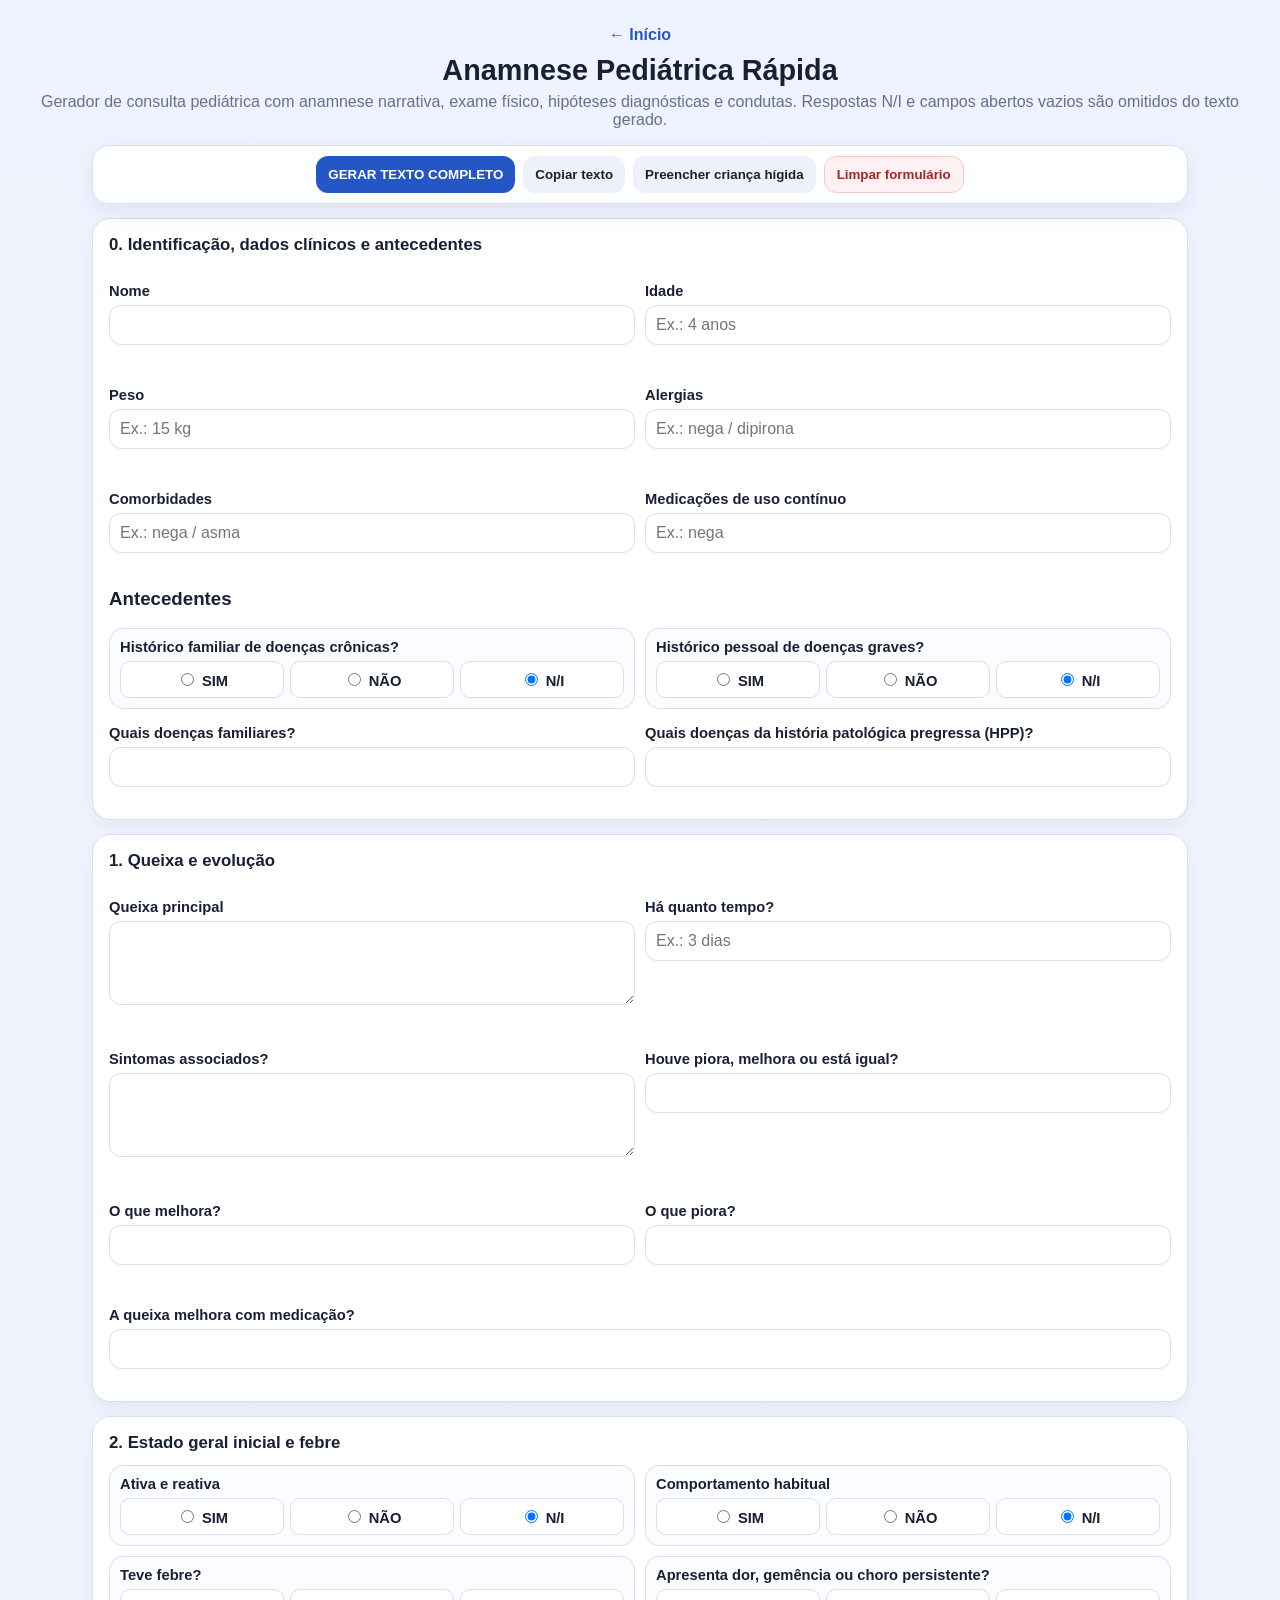
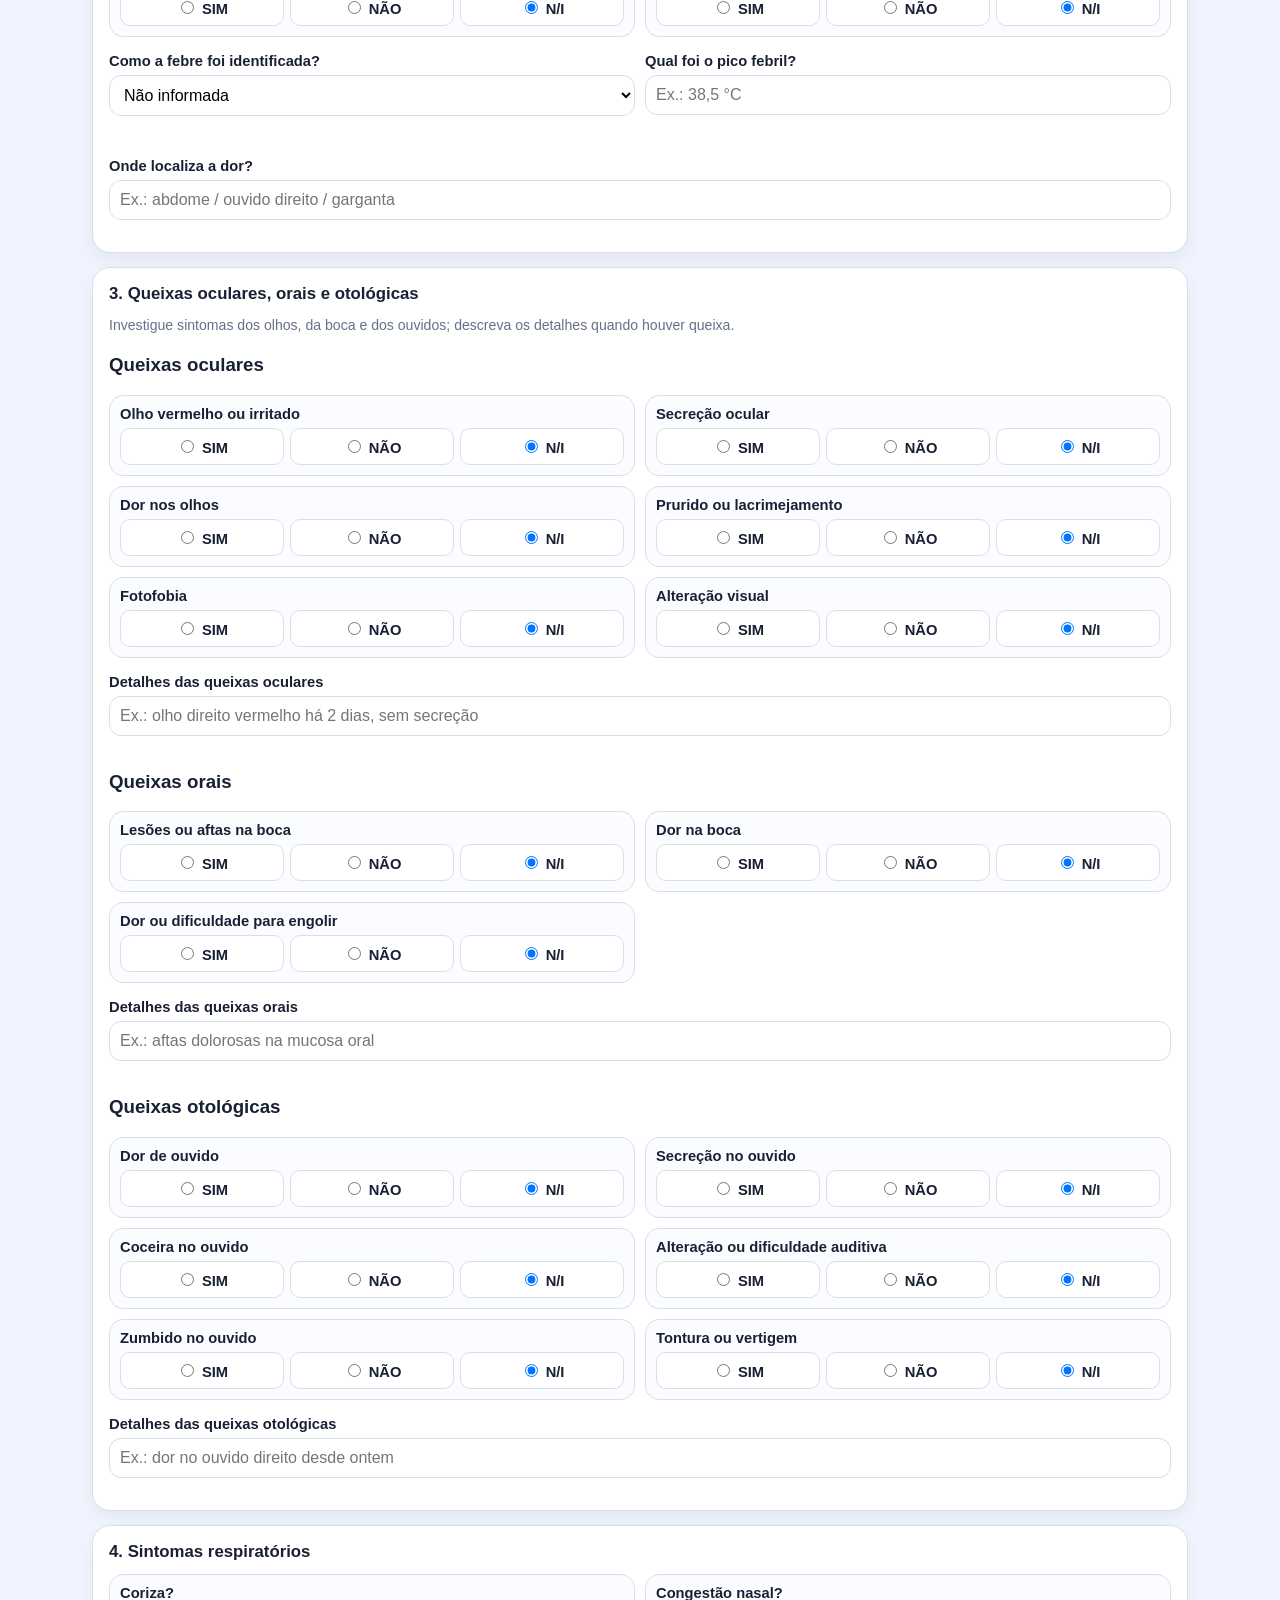
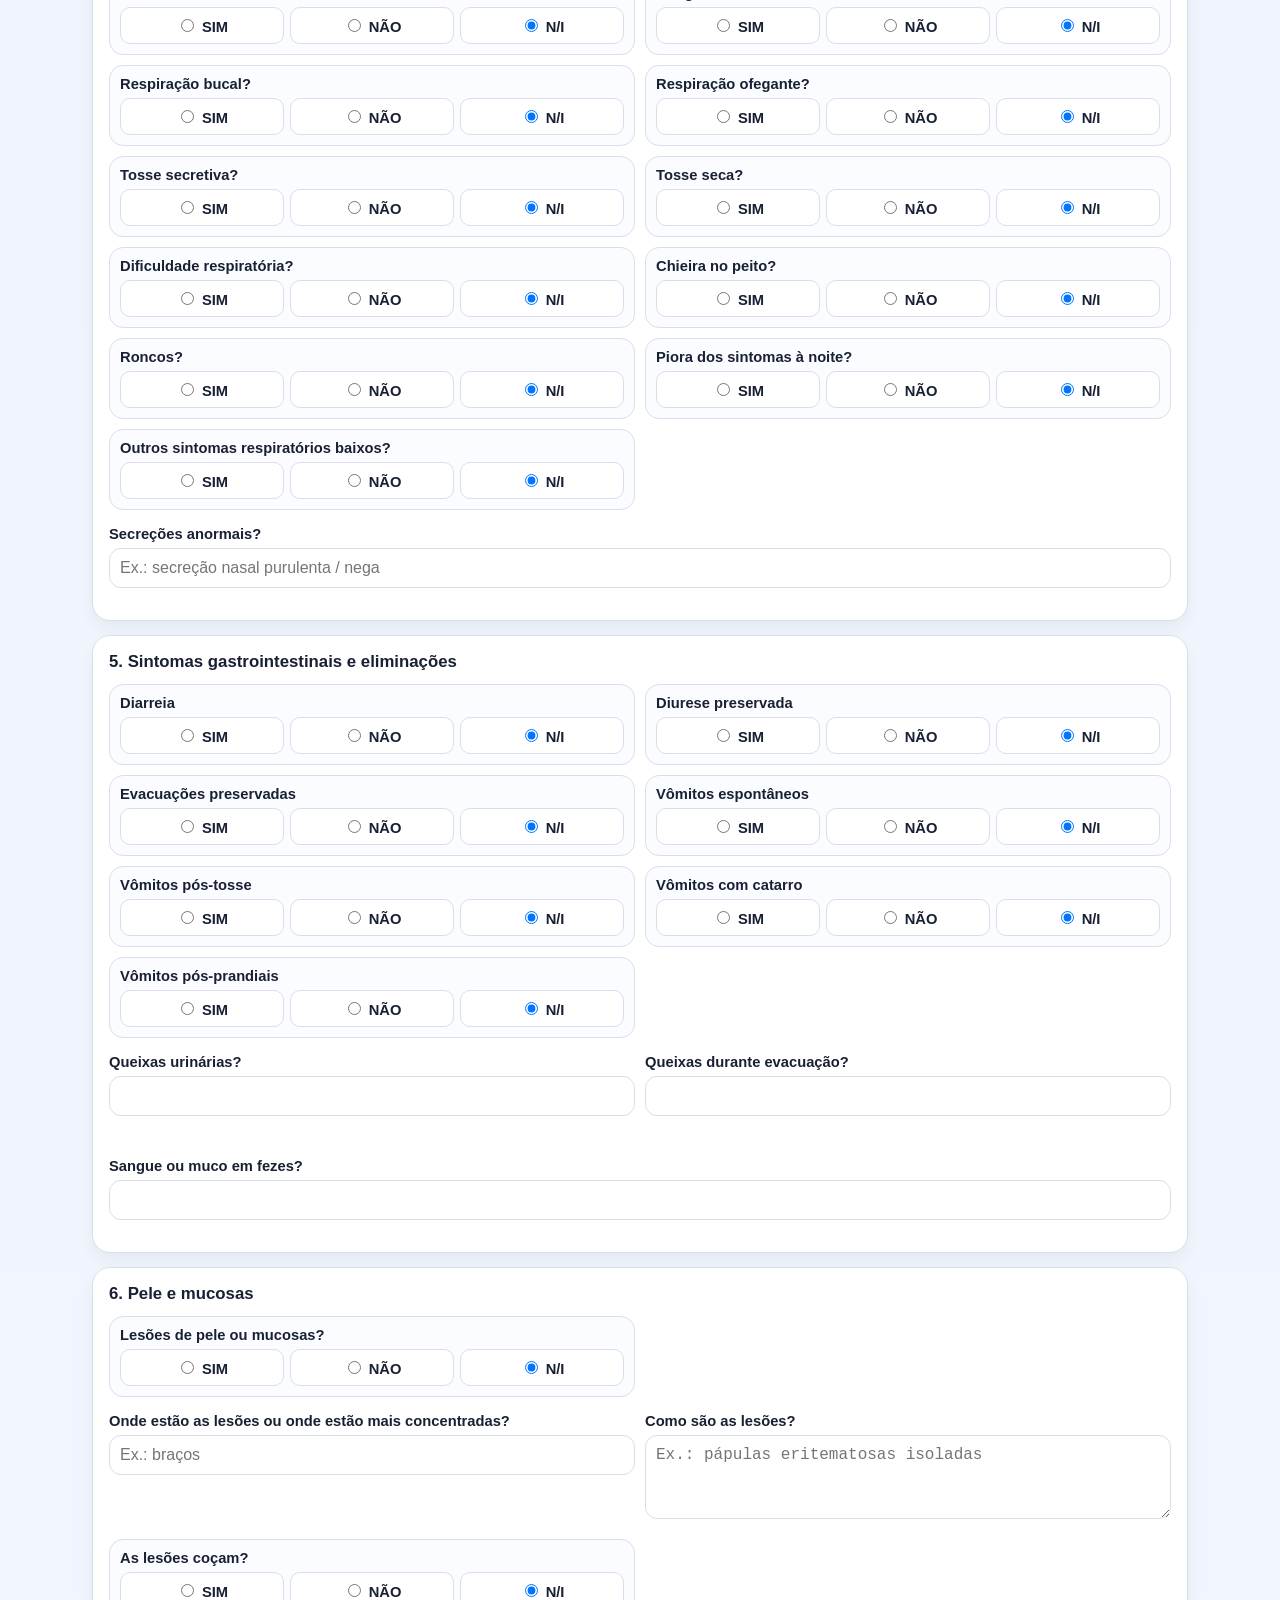
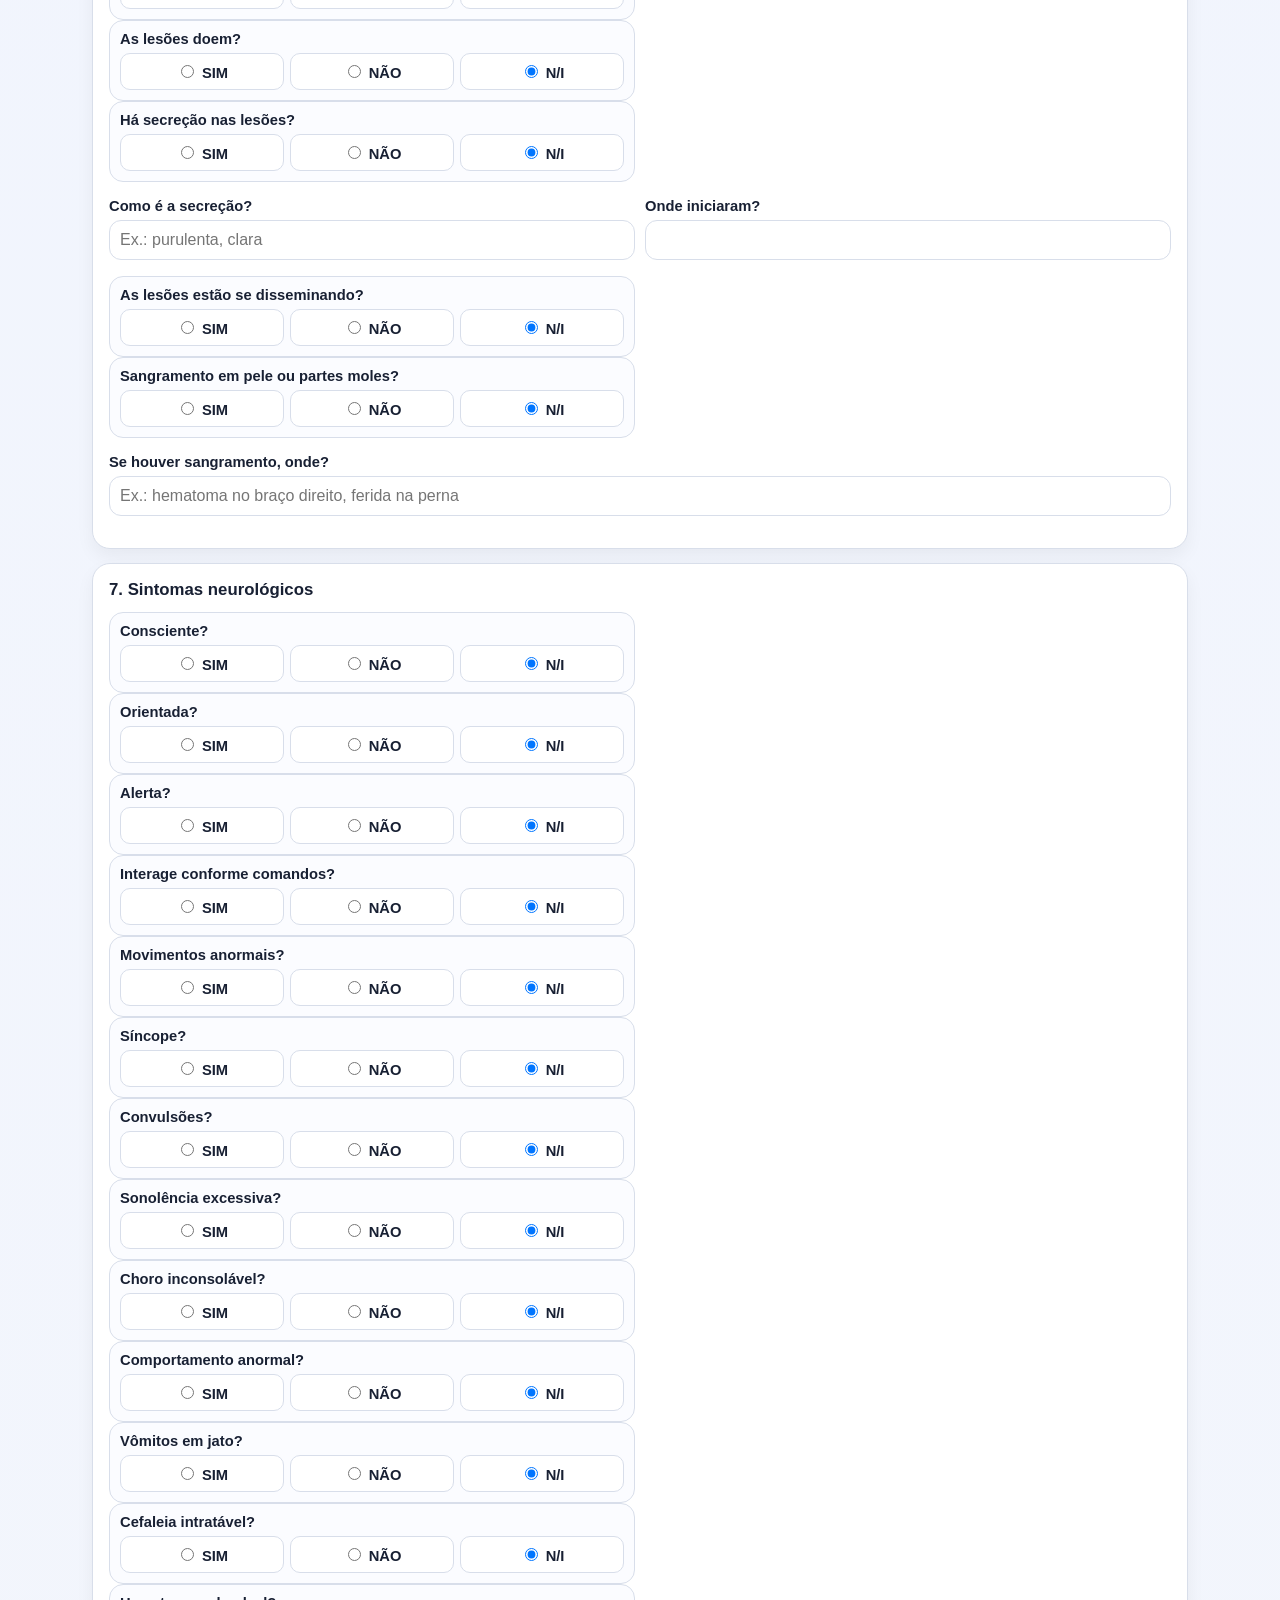
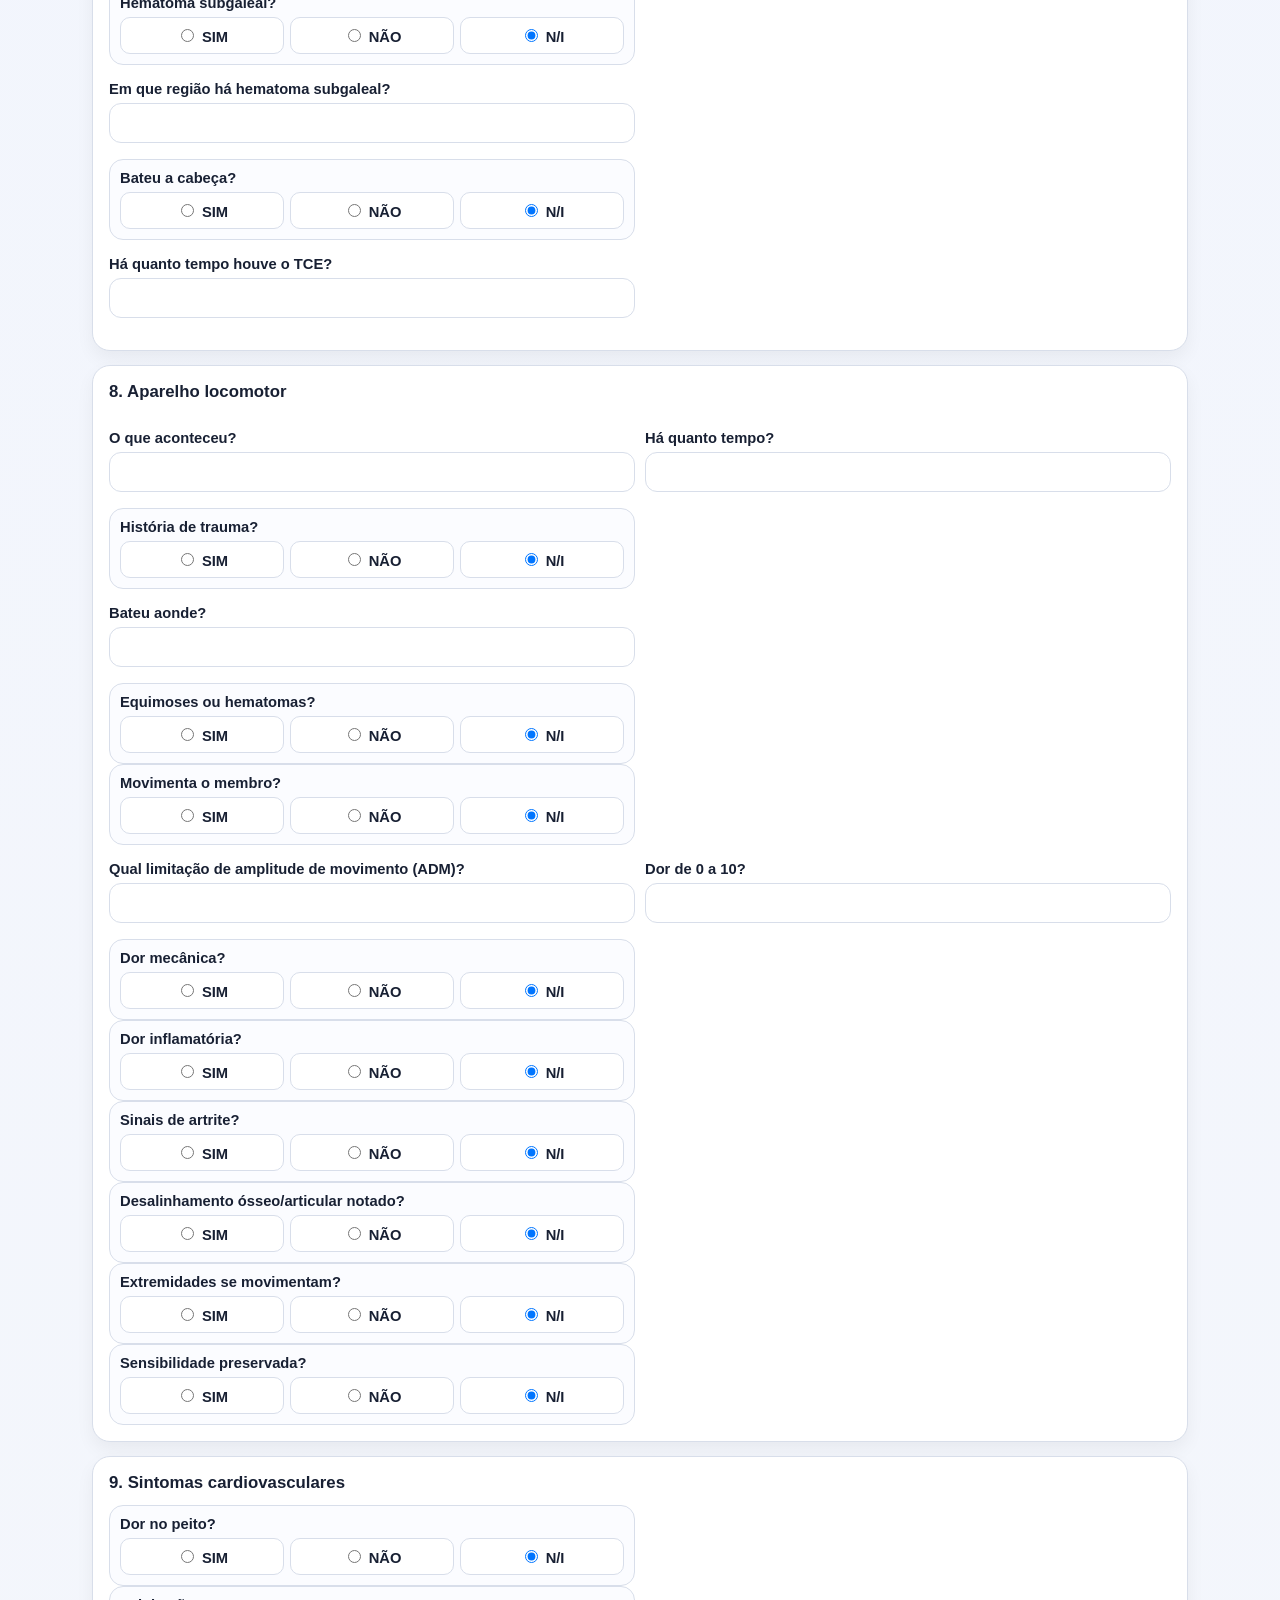
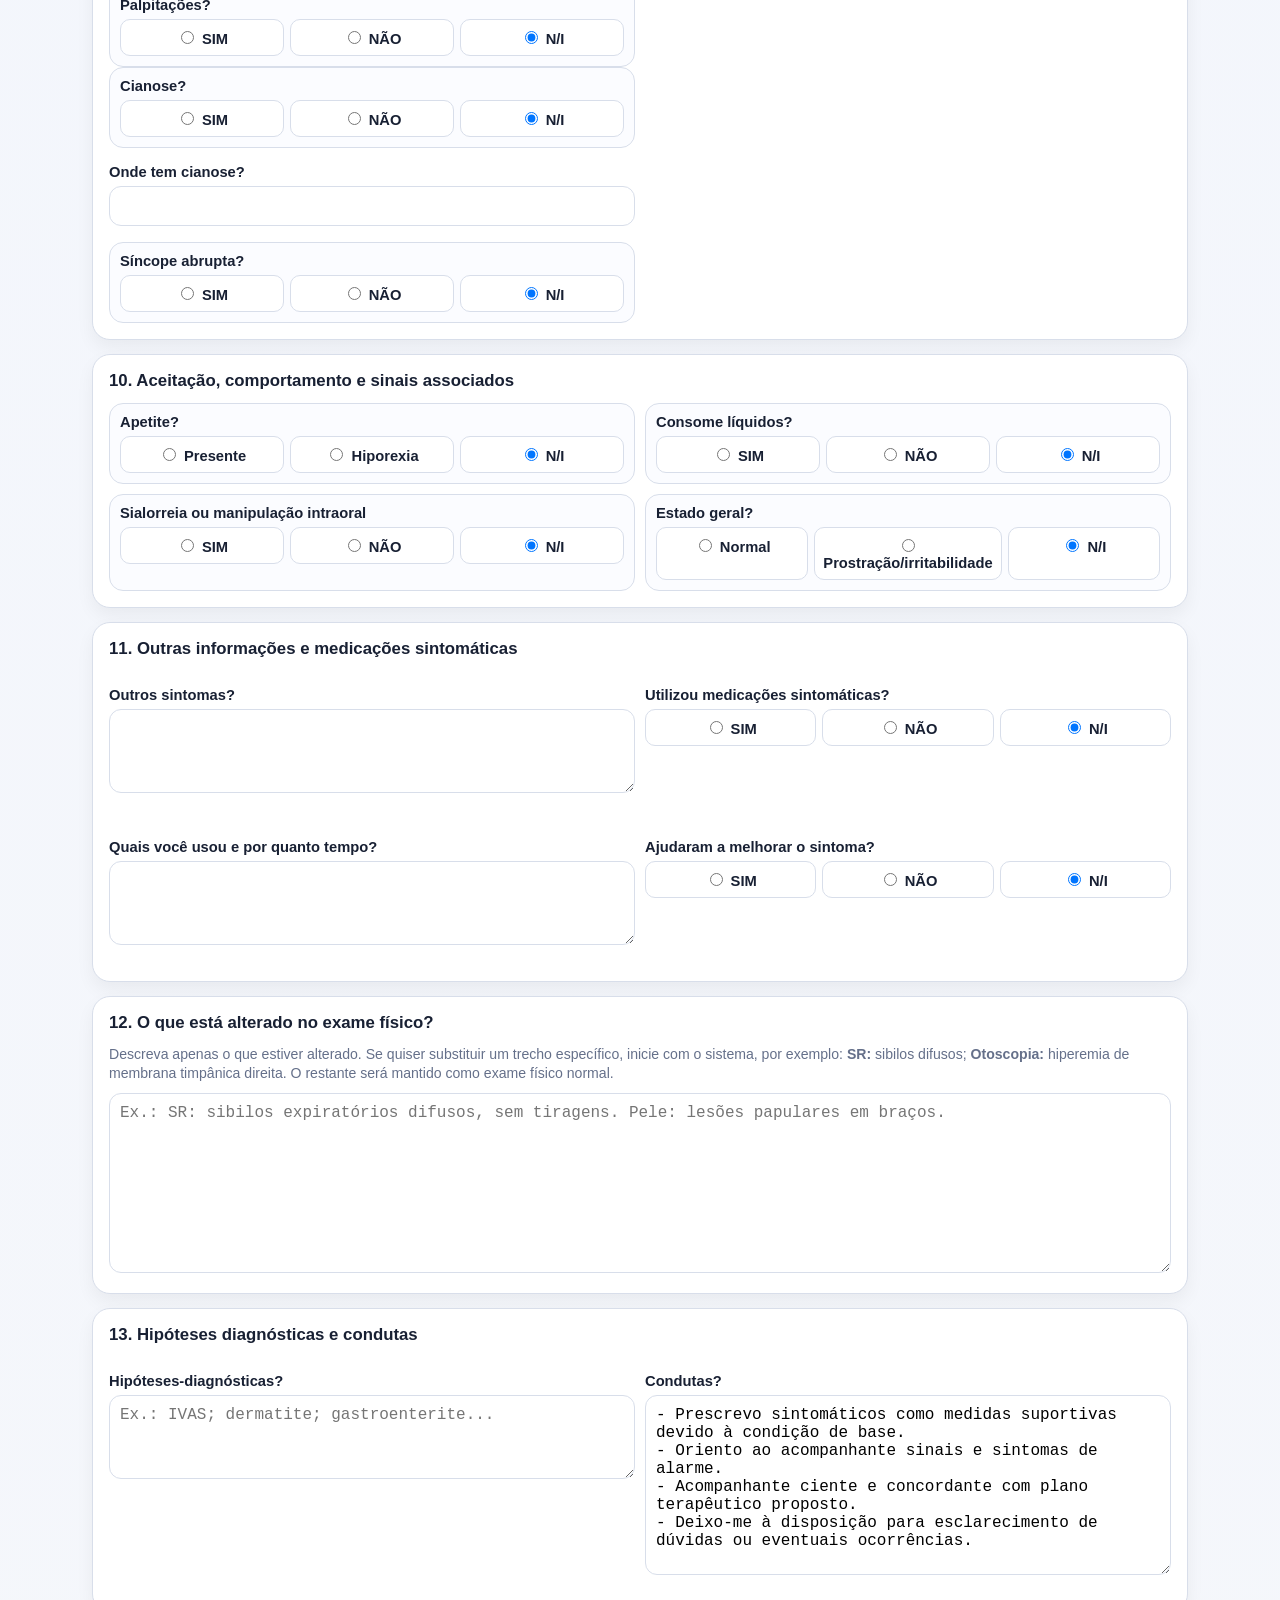
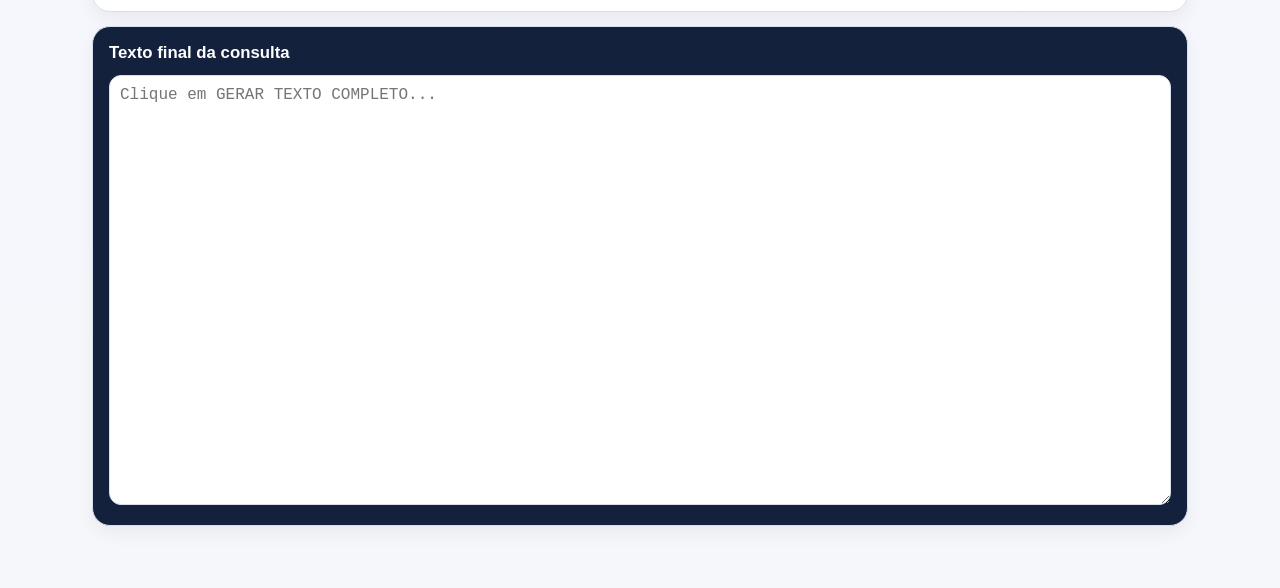
<file: anamnese/index.html>
<!doctype html>
<html lang="pt-BR">
<head>
<meta charset="utf-8">
<meta name="viewport" content="width=device-width, initial-scale=1">
<title>Anamnese Pediátrica Rápida</title>
<style>
:root{--bg:#f5f7fb;--card:#fff;--text:#182033;--muted:#65708a;--primary:#2457c5;--border:#d8deea;--soft:#eef2f8;--danger:#a62626;--dark:#14213d;}
*{box-sizing:border-box} body{margin:0;font-family:Arial,Helvetica,sans-serif;background:linear-gradient(180deg,#eef3ff,var(--bg));color:var(--text)}
header{text-align:center;padding:26px 12px 16px} header h1{margin:0 0 6px;font-size:1.8rem} header p{margin:0;color:var(--muted)}
main{max-width:1120px;margin:auto;padding:0 12px 48px}.bar{position:sticky;top:8px;z-index:10;display:flex;gap:8px;flex-wrap:wrap;justify-content:center;background:#ffffffee;border:1px solid var(--border);border-radius:16px;padding:10px;box-shadow:0 8px 24px #0001;backdrop-filter:blur(8px)}
.bloco{background:var(--card);border:1px solid var(--border);border-radius:18px;padding:16px;margin:14px 0;box-shadow:0 8px 18px #0000000d}.bloco h2{font-size:1.05rem;margin:0 0 12px}.hint{font-size:.88rem;color:var(--muted);margin:6px 0 10px;line-height:1.35}
.grid{display:grid;grid-template-columns:repeat(2,minmax(0,1fr));gap:10px}.checks{display:grid;grid-template-columns:repeat(2,minmax(0,1fr));gap:10px}.full{grid-column:1/-1}.item{border:1px solid var(--border);border-radius:14px;padding:10px;background:#fbfcff}.ttl,label{font-weight:700;font-size:.92rem;display:block;margin-bottom:6px}
input,textarea,select{width:100%;border:1px solid var(--border);border-radius:12px;padding:10px;font-size:1rem;background:#fff}textarea{min-height:84px;resize:vertical}.tall{min-height:180px}.extraTall{min-height:300px}
button{border:0;border-radius:12px;padding:10px 12px;font-weight:700;cursor:pointer}.pri{background:var(--primary);color:white}.sec{background:var(--soft);color:var(--text)}.danger{background:#fff1f1;color:var(--danger);border:1px solid #f1caca}.radioGrid{display:grid;grid-template-columns:repeat(3,1fr);gap:6px}.radioGrid label{font-weight:700;border:1px solid var(--border);border-radius:10px;background:#fff;padding:8px;text-align:center;margin:0}.radioGrid input{width:auto;margin-right:4px}.out{background:var(--dark);color:#fff}.out textarea{min-height:430px;background:#fff;color:#111}.mini{font-size:.82rem;color:var(--muted);font-weight:400}
@media(max-width:760px){.grid,.checks{grid-template-columns:1fr}.bar{position:static}button{width:100%}.radioGrid{grid-template-columns:1fr}}
</style>
</head>
<body>
<header>
  <p style="margin:0 0 10px"><a href="../" style="color:var(--primary);font-weight:700;text-decoration:none">← Início</a></p>
  <h1>Anamnese Pediátrica Rápida</h1>
  <p>Gerador de consulta pediátrica com anamnese narrativa, exame físico, hipóteses diagnósticas e condutas. Respostas N/I e campos abertos vazios são omitidos do texto gerado.</p>
</header>
<main>
  <div class="bar">
    <button class="pri" type="button" onclick="gerarTextoCompleto()">GERAR TEXTO COMPLETO</button>
    <button class="sec" type="button" onclick="copiarTexto()">Copiar texto</button>
    <button class="sec" type="button" onclick="preencherHigida()">Preencher criança hígida</button>
    <button class="danger" type="button" onclick="limparFormulario()">Limpar formulário</button>
  </div>

  <form id="formulario">
    <section class="bloco"><h2>0. Identificação, dados clínicos e antecedentes</h2><div class="grid">
      <p><label>Nome</label><input id="nomePaciente"></p>
      <p><label>Idade</label><input id="idadePaciente" placeholder="Ex.: 4 anos"></p>
      <p><label>Peso</label><input id="peso" placeholder="Ex.: 15 kg"></p>
      <p><label>Alergias</label><input id="alergias" placeholder="Ex.: nega / dipirona"></p>
      <p><label>Comorbidades</label><input id="comorbidades" placeholder="Ex.: nega / asma"></p>
      <p><label>Medicações de uso contínuo</label><input id="medContinuas" placeholder="Ex.: nega"></p>
    </div>
      <h3>Antecedentes</h3>
      <div id="antecedentes" class="checks"></div>
      <div class="grid">
        <p><label>Quais doenças familiares?</label><input id="doencasFamiliares"></p>
        <p><label>Quais doenças da história patológica pregressa (HPP)?</label><input id="doencasHpp"></p>
      </div>
    </section>

    <section class="bloco"><h2>1. Queixa e evolução</h2><div class="grid">
      <p><label>Queixa principal</label><textarea id="queixa"></textarea></p>
      <p><label>Há quanto tempo?</label><input id="diasSintomas" placeholder="Ex.: 3 dias"></p>
      <p><label>Sintomas associados?</label><textarea id="sintomasAssociados"></textarea></p>
      <p><label>Houve piora, melhora ou está igual?</label><input id="evolucaoQueixa"></p>
      <p><label>O que melhora?</label><input id="fatoresMelhora"></p>
      <p><label>O que piora?</label><input id="fatoresPiora"></p>
      <p class="full"><label>A queixa melhora com medicação?</label><input id="melhoraMedicacao"></p>
    </div></section>

    <section class="bloco"><h2>2. Estado geral inicial e febre</h2>
      <div id="estadoGeral" class="checks"></div>
      <div class="grid">
        <p><label>Como a febre foi identificada?</label><select id="tipoFebre"><option value="nao-informada">Não informada</option><option value="referida">Referida</option><option value="termometrada">Termometrada</option></select></p>
        <p><label>Qual foi o pico febril?</label><input id="picoFebril" placeholder="Ex.: 38,5 °C"></p>
        <p class="full"><label>Onde localiza a dor?</label><input id="localizaDor" placeholder="Ex.: abdome / ouvido direito / garganta"></p>
      </div>
    </section>

    <section class="bloco"><h2>3. Queixas oculares, orais e otológicas</h2>
      <p class="hint">Investigue sintomas dos olhos, da boca e dos ouvidos; descreva os detalhes quando houver queixa.</p>
      <h3>Queixas oculares</h3>
      <div id="ocular" class="checks"></div>
      <div class="grid"><p class="full"><label>Detalhes das queixas oculares</label><input id="detalhesOculares" placeholder="Ex.: olho direito vermelho há 2 dias, sem secreção"></p></div>
      <h3>Queixas orais</h3>
      <div id="oral" class="checks"></div>
      <div class="grid"><p class="full"><label>Detalhes das queixas orais</label><input id="detalhesOrais" placeholder="Ex.: aftas dolorosas na mucosa oral"></p></div>
      <h3>Queixas otológicas</h3>
      <div id="otologico" class="checks"></div>
      <div class="grid"><p class="full"><label>Detalhes das queixas otológicas</label><input id="detalhesOtologicos" placeholder="Ex.: dor no ouvido direito desde ontem"></p></div>
    </section>

    <section class="bloco"><h2>4. Sintomas respiratórios</h2>
      <div id="respiratorio" class="checks"></div>
      <div class="grid"><p class="full"><label>Secreções anormais?</label><input id="secrecoesAnormais" placeholder="Ex.: secreção nasal purulenta / nega"></p></div>
    </section>

    <section class="bloco"><h2>5. Sintomas gastrointestinais e eliminações</h2>
      <div id="gastro" class="checks"></div>
      <div class="grid">
        <p><label>Queixas urinárias?</label><input id="queixasUrinarias"></p>
        <p><label>Queixas durante evacuação?</label><input id="queixasEvacuacao"></p>
        <p class="full"><label>Sangue ou muco em fezes?</label><input id="sangueMucoFezes"></p>
      </div>
    </section>

    <section class="bloco"><h2>6. Pele e mucosas</h2>
      <div id="peleLesoes" class="checks"></div>
      <div class="grid">
        <p><label>Onde estão as lesões ou onde estão mais concentradas?</label><input id="localLesoes" placeholder="Ex.: braços"></p>
        <p><label>Como são as lesões?</label><textarea id="comoLesoes" placeholder="Ex.: pápulas eritematosas isoladas"></textarea></p>
      </div>
      <div id="pelePrurido" class="checks"></div>
      <div id="peleDor" class="checks"></div>
      <div id="peleSecrecao" class="checks"></div>
      <div class="grid">
        <p><label>Como é a secreção?</label><input id="secrecaoLesoes" placeholder="Ex.: purulenta, clara"></p>
        <p><label>Onde iniciaram?</label><input id="inicioLesoes"></p>
      </div>
      <div id="peleDisseminacao" class="checks"></div>
      <div id="peleSangramento" class="checks"></div>
      <div class="grid">
        <p class="full"><label>Se houver sangramento, onde?</label><input id="localSangramento" placeholder="Ex.: hematoma no braço direito, ferida na perna"></p>
      </div>
    </section>

    <section class="bloco"><h2>7. Sintomas neurológicos</h2>
      <div id="neuroConsciente" class="checks"></div>
      <div id="neuroOrientada" class="checks"></div>
      <div id="neuroAlerta" class="checks"></div>
      <div id="neuroInterage" class="checks"></div>
      <div id="neuroMovimentos" class="checks"></div>
      <div id="neuroSincope" class="checks"></div>
      <div id="neuroConvulsoes" class="checks"></div>
      <div id="neuroSonolencia" class="checks"></div>
      <div id="neuroChoro" class="checks"></div>
      <div id="neuroComportamento" class="checks"></div>
      <div id="neuroVomitos" class="checks"></div>
      <div id="neuroCefaleia" class="checks"></div>
      <div id="neuroHematoma" class="checks"></div>
      <div class="grid">
        <p><label>Em que região há hematoma subgaleal?</label><input id="regiaoHematoma"></p>
      </div>
      <div id="neuroTrauma" class="checks"></div>
      <div class="grid"><p><label>Há quanto tempo houve o TCE?</label><input id="tempoTce"></p></div>
    </section>

    <section class="bloco"><h2>8. Aparelho locomotor</h2>
      <div class="grid">
        <p><label>O que aconteceu?</label><input id="eventoLocomotor"></p>
        <p><label>Há quanto tempo?</label><input id="tempoLocomotor"></p>
      </div>
      <div id="locoTrauma" class="checks"></div>
      <div class="grid">
        <p><label>Bateu aonde?</label><input id="localTrauma"></p>
      </div>
      <div id="locoEquimoses" class="checks"></div>
      <div id="locoMovimento" class="checks"></div>
      <div class="grid">
        <p><label>Qual limitação de amplitude de movimento (ADM)?</label><input id="limitacaoAdm"></p>
        <p><label>Dor de 0 a 10?</label><input id="intensidadeDor" type="number" min="0" max="10"></p>
      </div>
      <div id="locoDorMecanica" class="checks"></div>
      <div id="locoDorInflamatoria" class="checks"></div>
      <div id="locoArtrite" class="checks"></div>
      <div id="locoDesalinhamento" class="checks"></div>
      <div id="locoExtremidades" class="checks"></div>
      <div id="locoSensibilidade" class="checks"></div>
    </section>

    <section class="bloco"><h2>9. Sintomas cardiovasculares</h2>
      <div id="cardioDor" class="checks"></div>
      <div id="cardioPalpitacoes" class="checks"></div>
      <div id="cardioCianose" class="checks"></div>
      <div class="grid"><p><label>Onde tem cianose?</label><input id="localCianose"></p></div>
      <div id="cardioSincope" class="checks"></div>
    </section>

    <section class="bloco"><h2>10. Aceitação, comportamento e sinais associados</h2><div id="aceitacao" class="checks"></div></section>

    <section class="bloco"><h2>11. Outras informações e medicações sintomáticas</h2><div class="grid">
      <p><label>Outros sintomas?</label><textarea id="outrosSintomas"></textarea></p>
      <p><label>Utilizou medicações sintomáticas?</label><span class="radioGrid"><label><input type="radio" name="usouMedicacaoSintomatica" value="sim"> SIM</label><label><input type="radio" name="usouMedicacaoSintomatica" value="nao"> NÃO</label><label><input type="radio" name="usouMedicacaoSintomatica" value="ni" checked> N/I</label></span></p>
      <p><label>Quais você usou e por quanto tempo?</label><textarea id="medicacaoUsada"></textarea></p>
      <p><label>Ajudaram a melhorar o sintoma?</label><span class="radioGrid"><label><input type="radio" name="medicacaoAjudou" value="sim"> SIM</label><label><input type="radio" name="medicacaoAjudou" value="nao"> NÃO</label><label><input type="radio" name="medicacaoAjudou" value="ni" checked> N/I</label></span></p>
    </div></section>

    <section class="bloco"><h2>12. O que está alterado no exame físico?</h2>
      <p class="hint">Descreva apenas o que estiver alterado. Se quiser substituir um trecho específico, inicie com o sistema, por exemplo: <b>SR:</b> sibilos difusos; <b>Otoscopia:</b> hiperemia de membrana timpânica direita. O restante será mantido como exame físico normal.</p>
      <textarea id="alteracoesExame" class="tall" placeholder="Ex.: SR: sibilos expiratórios difusos, sem tiragens. Pele: lesões papulares em braços."></textarea>
    </section>

    <section class="bloco"><h2>13. Hipóteses diagnósticas e condutas</h2><div class="grid">
      <p><label>Hipóteses-diagnósticas?</label><textarea id="hipoteses" placeholder="Ex.: IVAS; dermatite; gastroenterite..."></textarea></p>
      <p><label>Condutas?</label><textarea id="condutas" class="tall">- Prescrevo sintomáticos como medidas suportivas devido à condição de base.
- Oriento ao acompanhante sinais e sintomas de alarme.
- Acompanhante ciente e concordante com plano terapêutico proposto.
- Deixo-me à disposição para esclarecimento de dúvidas ou eventuais ocorrências.</textarea></p>
    </div></section>
  </form>

  <section class="bloco out"><h2>Texto final da consulta</h2><textarea id="textoFinal" placeholder="Clique em GERAR TEXTO COMPLETO..."></textarea></section>
</main>

<script>
const grupos = {
  antecedentes: [
    ["historicoFamiliar", "Histórico familiar de doenças crônicas?"],
    ["historicoPessoal", "Histórico pessoal de doenças graves?"],
  ],
  estadoGeral: [
    ['ativaReativa','Ativa e reativa'], ['comportamentoHabitual','Comportamento habitual'], ['febre','Teve febre?'], ['dorGemencia','Apresenta dor, gemência ou choro persistente?']
  ],
  respiratorio: [
    ['coriza','Coriza?'], ['congestaoNasal','Congestão nasal?'], ['respiracaoBucal','Respiração bucal?'], ['respiracaoOfegante','Respiração ofegante?'], ['tosseSecretiva','Tosse secretiva?'], ['tosseSeca','Tosse seca?'], ['dispneia','Dificuldade respiratória?'], ['chieira','Chieira no peito?'], ['roncos','Roncos?'], ['pioraNoturna','Piora dos sintomas à noite?'], ['outrosRespBaixos','Outros sintomas respiratórios baixos?']
  ],
  gastro: [
    ['diarreia','Diarreia'], ['diurese','Diurese preservada'], ['evacuacoes','Evacuações preservadas'], ['vomitosEspontaneos','Vômitos espontâneos'], ['vomitosPosTosse','Vômitos pós-tosse'], ['vomitosCatarro','Vômitos com catarro'], ['vomitosPosPrandiais','Vômitos pós-prandiais']
  ],
  peleLesoes: [['lesoesPeleMucosas','Lesões de pele ou mucosas?']],
  pelePrurido: [['cocamLesoes','As lesões coçam?']],
  peleDor: [['dorLesoes','As lesões doem?']],
  peleSecrecao: [['secrecaoLesoesPresente','Há secreção nas lesões?']],
  peleDisseminacao: [['disseminacaoLesoes','As lesões estão se disseminando?']],
  peleSangramento: [['sangramentoPele','Sangramento em pele ou partes moles?']],
  ocular: [
    ['olhoVermelho','Olho vermelho ou irritado'], ['secrecaoOcular','Secreção ocular'], ['dorOcular','Dor nos olhos'], ['pruridoLacrimejamento','Prurido ou lacrimejamento'], ['fotofobia','Fotofobia'], ['alteracaoVisual','Alteração visual']
  ],
  oral: [
    ['lesoesOrais','Lesões ou aftas na boca'], ['dorOral','Dor na boca'], ['dorEngolir','Dor ou dificuldade para engolir']
  ],
  otologico: [
    ['otalgia','Dor de ouvido'], ['otorreia','Secreção no ouvido'], ['pruridoOtologico','Coceira no ouvido'], ['alteracaoAuditiva','Alteração ou dificuldade auditiva'], ['zumbido','Zumbido no ouvido'], ['vertigem','Tontura ou vertigem']
  ],
  neuroConsciente: [['consciente','Consciente?']],
  neuroOrientada: [['orientada','Orientada?']],
  neuroAlerta: [['alerta','Alerta?']],
  neuroInterage: [['interageComandos','Interage conforme comandos?']],
  neuroMovimentos: [['movimentosAnormais','Movimentos anormais?']],
  neuroSincope: [['sincope','Síncope?']],
  neuroConvulsoes: [['convulsoes','Convulsões?']],
  neuroSonolencia: [['sonolenciaExcessiva','Sonolência excessiva?']],
  neuroChoro: [['choroInconsolavel','Choro inconsolável?']],
  neuroComportamento: [['comportamentoAnormal','Comportamento anormal?']],
  neuroVomitos: [['vomitoJato','Vômitos em jato?']],
  neuroCefaleia: [['cefaleiaIntratavel','Cefaleia intratável?']],
  neuroHematoma: [['hematomaSubgaleal','Hematoma subgaleal?']],
  neuroTrauma: [['bateuCabeca','Bateu a cabeça?']],
  locoTrauma: [['historiaTrauma','História de trauma?']],
  locoEquimoses: [['equimosesHematomas','Equimoses ou hematomas?']],
  locoMovimento: [['movimentaMembro','Movimenta o membro?']],
  locoDorMecanica: [['dorMecanica','Dor mecânica?']],
  locoDorInflamatoria: [['dorInflamatoria','Dor inflamatória?']],
  locoArtrite: [['sinaisArtrite','Sinais de artrite?']],
  locoDesalinhamento: [['desalinhamento','Desalinhamento ósseo/articular notado?']],
  locoExtremidades: [['extremidadesMovem','Extremidades se movimentam?']],
  locoSensibilidade: [['sensibilidadePreservada','Sensibilidade preservada?']],
  cardioDor: [['dorPeito','Dor no peito?']],
  cardioPalpitacoes: [['palpitacoes','Palpitações?']],
  cardioCianose: [['cianose','Cianose?']],
  cardioSincope: [['sincopeAbrupta','Síncope abrupta?']],
  aceitacao: [
    ['apetite','Apetite?','Presente','Hiporexia'], ['consomeLiquidos','Consome líquidos?'], ['sialorreia','Sialorreia ou manipulação intraoral'], ['estadoClinico','Estado geral?','Normal','Prostração/irritabilidade']
  ]
};
function montarRadios(){
  Object.keys(grupos).forEach(g=>{
    const alvo=document.getElementById(g); if(!alvo) return;
    alvo.innerHTML = grupos[g].map(a=>{
      const sim=a[2]||'SIM', nao=a[3]||'NÃO';
      return '<div class="item"><div class="ttl">'+a[1]+'</div><div class="radioGrid">'+
      '<label><input type="radio" name="'+a[0]+'" value="sim"> '+sim+'</label>'+
      '<label><input type="radio" name="'+a[0]+'" value="nao"> '+nao+'</label>'+
      '<label><input type="radio" name="'+a[0]+'" value="ni" checked> N/I</label>'+
      '</div></div>';
    }).join('');
  });
}
montarRadios();
const V=id=>(document.getElementById(id)?.value||'').trim();
const R=id=>document.querySelector('input[name="'+id+'"]:checked')?.value||'ni';
const cap=s=>s? s.charAt(0).toUpperCase()+s.slice(1):'';
const low=s=>String(s||'').trim().toLowerCase();
function add(arr,txt){ if(txt && String(txt).trim()) arr.push(String(txt).trim()); }
function joinPt(lista){ lista=lista.filter(Boolean); if(lista.length===0) return ''; if(lista.length===1) return lista[0]; return lista.slice(0,-1).join(', ')+' e '+lista[lista.length-1]; }
function isNeg(texto){ return /^(nega|não|nao|sem|ausente|ausência|ausencia)$/i.test(String(texto||'').trim()); }
function frase(txt){ txt=String(txt||'').trim(); if(!txt) return ''; return txt.endsWith('.') ? txt : txt+'.'; }
function adicionarRespostas(blocos, grupo, titulo){
  const perguntas=(Array.isArray(grupo)?grupo:[grupo]).flatMap(nome=>grupos[nome]);
  const descrever=label=>label.replace(/\?$/, '').toLowerCase()
    .replace(/^há secreção nas lesões$/, 'secreção nas lesões')
    .replace(/^as lesões coçam$/, 'prurido nas lesões')
    .replace(/^as lesões doem$/, 'dor nas lesões')
    .replace(/^as lesões estão se disseminando$/, 'disseminação das lesões');
  const positivos=perguntas.filter(([id])=>R(id)==='sim').map(([,label])=>descrever(label));
  const negativos=perguntas.filter(([id])=>R(id)==='nao').map(([,label])=>descrever(label));
  if(!positivos.length && !negativos.length) return;
  const partes=[];
  if(positivos.length) partes.push('presentes: '+joinPt(positivos));
  if(negativos.length) partes.push('ausentes: '+joinPt(negativos));
  add(blocos,titulo+': '+partes.join('; ')+'.');
}
function adicionarCamposAbertos(blocos, campos){
  const respostas=campos.map(([id,label])=>V(id)?label+': '+low(V(id)):'').filter(Boolean);
  if(respostas.length) add(blocos,respostas.join('; ')+'.');
}

const examePadrao = {
  'Estado geral':'Criança em bom estado geral, corada, hidratada, anictérica, acianótica, afebril, eupneica, ativa e reativa, com comportamento adequado para a idade.',
  'SN':'Consciente, alerta e responsiva, com interação e contato apropriados para a idade. Pupilas isocóricas e fotorreagentes. Motricidade ocular extrínseca preservada. Mímica facial simétrica, sem déficits focais evidentes. Movimenta espontânea e simetricamente os quatro membros, sem tremores, dismetrias ou movimentos anormais. Força muscular 5/5 globalmente, com tônus preservado. Sensibilidade superficial e profunda aparentemente preservadas, sem déficits grosseiros ao exame. Marcha, quando aplicável, sem alterações evidentes. Ausência de rigidez de nuca ou sinais de irritação meníngea; Kernig e Brudzinski negativos. ECGp 15.',
  'Crânio':'Normocefálico, de conformação habitual, atraumático, sem abaulamentos ou depressões evidentes.',
  'Otoscopia':'Condutos auditivos externos pérvios, sem sinais inflamatórios ou secreções. Membranas timpânicas íntegras e translúcidas, com reflexo luminoso preservado bilateralmente, sem abaulamento, retração ou sinais de efusão em orelha média.',
  'Oroscopia':'Mucosa oral e orofaríngea de coloração habitual, hidratadas, sem úlceras, fissuras, leucoplasias ou outras lesões evidentes. Amígdalas sem exsudatos ou placas. Orofaringe sem alterações inflamatórias significativas.',
  'Rinoscopia anterior':'Cornetos nasais sem hipertrofia significativa, sem secreção patológica. Septo e vestíbulos nasais sem lesões superficiais evidentes.',
  'Linfonodos/pescoço':'Ausência de linfonodomegalias palpáveis em cadeias submentonianas, submandibulares, cervicais anteriores e posteriores, occipitais, pré e retroauriculares, supraclaviculares e axilares. Tireoide sem aumento palpável. Ausência de massas cervicais evidentes.',
  'SR':'Tórax simétrico, com boa expansibilidade bilateral. Eupneica, sem tiragens ou uso de musculatura acessória. Som claro pulmonar à percussão. Murmúrio vesicular fisiológico e bem distribuído bilateralmente, sem ruídos adventícios. SatO2 97% em ar ambiente.',
  'SCV':'Ritmo cardíaco regular, em dois tempos, bulhas normofonéticas, sem sopros ou ruídos adventícios. Pulsos periféricos palpáveis, cheios e simétricos. Extremidades aquecidas e bem perfundidas. Normocárdica e normosfígmica. TEC < 2s.',
  'SD':'Abdome plano, flácido, normotimpânico, com ruídos hidroaéreos presentes. Indolor à palpação superficial e profunda, sem massas ou visceromegalias palpáveis. Sem defesa, rigidez ou sinais de irritação peritoneal. Descompressão brusca indolor; Blumberg negativo. Lojas renais livres, Giordano negativo bilateralmente.',
  'Pele e fâneros':'Pele íntegra, normocorada, com turgor e elasticidade preservados, sem exantemas, petéquias, equimoses ou outras lesões cutâneas evidentes. Extremidades aquecidas, sem edema. Fâneros sem alterações relevantes ao exame.'
};
function gerarExameFisico(){
  const alt=V('alteracoesExame');
  const secoes=Object.assign({}, examePadrao);
  if(alt){
    const partes=alt.split(/\n|;/).map(x=>x.trim()).filter(Boolean);
    let reconheceu=false;
    partes.forEach(p=>{
      const m=p.match(/^([A-Za-zÀ-ú\/ ]{2,30})\s*:\s*(.+)$/);
      if(m){
        const cab=low(m[1]); const texto=frase(cap(m[2]));
        let chave=null;
        if(cab.includes('estado')) chave='Estado geral';
        else if(cab==='sn' || cab.includes('neuro')) chave='SN';
        else if(cab.includes('crân')||cab.includes('cran')) chave='Crânio';
        else if(cab.includes('oto')||cab.includes('ouvido')) chave='Otoscopia';
        else if(cab.includes('oro')||cab.includes('garganta')||cab.includes('amig')) chave='Oroscopia';
        else if(cab.includes('rino')||cab.includes('nariz')) chave='Rinoscopia anterior';
        else if(cab.includes('linfo')||cab.includes('pesco')) chave='Linfonodos/pescoço';
        else if(cab==='sr' || cab.includes('resp')||cab.includes('pulm')) chave='SR';
        else if(cab==='scv' || cab.includes('card')) chave='SCV';
        else if(cab==='sd' || cab.includes('abd')) chave='SD';
        else if(cab.includes('pele')||cab.includes('fânero')||cab.includes('fanero')) chave='Pele e fâneros';
        if(chave){ secoes[chave]=texto; reconheceu=true; }
      }
    });
    if(!reconheceu){ secoes['Alterações relatadas ao exame físico']=frase(cap(alt)); }
  }
  return Object.keys(secoes).map(k=>'- '+k+': '+secoes[k]).join('\n');
}

function gerarAnamneseNarrativa(){
  const blocos=[];
  const cab=[];
  if(V('nomePaciente')) cab.push('NOME: '+V('nomePaciente').toUpperCase());
  if(V('idadePaciente')) cab.push('IDADE: '+V('idadePaciente').toUpperCase());
  if(V('peso')) cab.push('PESO: '+V('peso').toUpperCase());
  if(V('alergias')) cab.push('ALERGIAS: '+V('alergias').toUpperCase());
  if(V('comorbidades')) cab.push('COMORBIDADES: '+V('comorbidades').toUpperCase());
  if(V('medContinuas')) cab.push('MEDICAÇÕES DE USO CONTÍNUO: '+V('medContinuas').toUpperCase());
  if(cab.length) blocos.push(cab.join('\n'));

  adicionarRespostas(blocos,'antecedentes','Antecedentes');
  adicionarCamposAbertos(blocos,[['doencasFamiliares','Doenças familiares'],['doencasHpp','Doenças da HPP']]);

  const queixa=V('queixa'), dias=V('diasSintomas');
  if(queixa && dias) add(blocos,'Criança comparece ao PA por '+low(queixa)+', com '+low(dias)+' de evolução.');
  else if(queixa) add(blocos,'Criança comparece ao PA por '+low(queixa)+'.');
  else if(dias) add(blocos,'Sintomas com '+low(dias)+' de evolução.');
  adicionarCamposAbertos(blocos,[['sintomasAssociados','Sintomas associados'],['evolucaoQueixa','Evolução'],['fatoresMelhora','Fatores de melhora'],['fatoresPiora','Fatores de piora'],['melhoraMedicacao','Melhora com medicação']]);

  const est=[];
  if(R('ativaReativa')==='sim') est.push('ativa e reativa');
  if(R('comportamentoHabitual')==='sim') est.push('com comportamento habitual para a idade');
  if(est.length) add(blocos,'Mantém-se '+joinPt(est)+'.');
  const geralNeg=[];
  if(R('ativaReativa')==='nao') geralNeg.push('não está ativa ou reativa');
  if(R('comportamentoHabitual')==='nao') geralNeg.push('não mantém comportamento habitual');
  if(geralNeg.length) add(blocos,'Ao estado geral, '+joinPt(geralNeg)+'.');
  const tipoFebre=V('tipoFebre');
  if(R('febre')==='sim') add(blocos,'Há relato de febre'+(tipoFebre && tipoFebre!=='nao-informada'?', '+tipoFebre:'')+(V('picoFebril')?', com pico febril de '+V('picoFebril'):'')+'.');
  if(R('febre')==='nao') add(blocos,'Sem relato de febre.');
  if(R('febre')==='ni' && V('picoFebril')) add(blocos,'Pico febril informado: '+V('picoFebril')+'.');
  if(R('dorGemencia')==='sim') add(blocos,'Há relato de dor, gemência ou choro persistente'+(V('localizaDor')?', com dor localizada em '+low(V('localizaDor')):'')+'.');
  if(R('dorGemencia')==='nao') add(blocos,'Acompanhante nega dor, gemência ou choro persistente.');
  if(R('dorGemencia')==='ni' && V('localizaDor')) add(blocos,'Localização da dor informada: '+low(V('localizaDor'))+'.');

  adicionarRespostas(blocos,'respiratorio','Sintomas respiratórios');
  if(V('secrecoesAnormais') && !isNeg(V('secrecoesAnormais'))) add(blocos,'Secreções anormais: '+low(V('secrecoesAnormais'))+'.');

  const vom=[]; const vomNeg=[];
  [['vomitosEspontaneos','espontâneos'],['vomitosPosTosse','pós-tosse'],['vomitosCatarro','com catarro'],['vomitosPosPrandiais','pós-prandiais']].forEach(([id,label])=>{ if(R(id)==='sim') vom.push(label); else if(R(id)==='nao') vomNeg.push(label); });
  if(vom.length) add(blocos,'Apresenta vômitos '+joinPt(vom)+'.');
  else if(vomNeg.length===4) add(blocos,'Não apresentou vômitos.');
  else if(vomNeg.length) add(blocos,'Nega vômitos '+joinPt(vomNeg)+'.');
  if(R('diarreia')==='sim') add(blocos,'Apresenta diarreia'+(V('sangueMucoFezes') && !isNeg(V('sangueMucoFezes'))?', com '+low(V('sangueMucoFezes'))+' nas fezes':'')+'.');
  if(R('diarreia')==='nao') add(blocos,'Nega diarreia'+(V('sangueMucoFezes') && !isNeg(V('sangueMucoFezes'))?', porém há relato de '+low(V('sangueMucoFezes'))+' nas fezes':'')+'.');
  const elim=[];
  if(R('diurese')==='sim') elim.push('diurese preservada'); else if(R('diurese')==='nao') elim.push('diurese alterada');
  if(R('evacuacoes')==='sim') elim.push('evacuações preservadas'); else if(R('evacuacoes')==='nao') elim.push('evacuações alteradas');
  if(V('queixasUrinarias')) elim.push(isNeg(V('queixasUrinarias'))?'sem queixas urinárias':'queixas urinárias: '+low(V('queixasUrinarias')));
  if(V('queixasEvacuacao')) elim.push(isNeg(V('queixasEvacuacao'))?'sem queixas durante evacuação':'queixas durante evacuação: '+low(V('queixasEvacuacao')));
  if(V('sangueMucoFezes') && isNeg(V('sangueMucoFezes'))) elim.push('sem sangue ou muco em fezes');
  if(elim.length) add(blocos, cap(joinPt(elim))+'.');

  adicionarRespostas(blocos,['peleLesoes','pelePrurido','peleDor','peleSecrecao','peleDisseminacao','peleSangramento'],'Pele e mucosas');
  adicionarCamposAbertos(blocos,[['localLesoes','Local das lesões'],['comoLesoes','Aspecto das lesões'],['secrecaoLesoes','Aspecto da secreção'],['inicioLesoes','Local de início das lesões'],['localSangramento','Local do sangramento']]);

  [
    ['ocular','Queixas oculares','detalhesOculares'],
    ['oral','Queixas orais','detalhesOrais'],
    ['otologico','Queixas otológicas','detalhesOtologicos']
  ].forEach(([grupo,titulo,detalhesId])=>{
    const sintomas=grupos[grupo];
    const positivos=sintomas.filter(([id])=>R(id)==='sim').map(([,label])=>label.toLowerCase());
    const negativos=sintomas.filter(([id])=>R(id)==='nao').map(([,label])=>label.toLowerCase());
    const detalhes=V(detalhesId);
    if(positivos.length || negativos.length || detalhes){
      let texto=titulo+': ';
      if(positivos.length) texto+='apresenta '+joinPt(positivos);
      if(negativos.length) texto+=(positivos.length?'; nega ':'nega ')+joinPt(negativos);
      if(detalhes) texto+=(positivos.length || negativos.length?'. ':'')+'detalhes: '+low(detalhes);
      add(blocos,frase(texto));
    }
  });

  adicionarRespostas(blocos,['neuroConsciente','neuroOrientada','neuroAlerta','neuroInterage','neuroMovimentos','neuroSincope','neuroConvulsoes','neuroSonolencia','neuroChoro','neuroComportamento','neuroVomitos','neuroCefaleia','neuroHematoma','neuroTrauma'],'Sintomas neurológicos');
  adicionarCamposAbertos(blocos,[['regiaoHematoma','Região do hematoma subgaleal'],['tempoTce','Tempo desde o TCE']]);
  adicionarRespostas(blocos,['locoTrauma','locoEquimoses','locoMovimento','locoDorMecanica','locoDorInflamatoria','locoArtrite','locoDesalinhamento','locoExtremidades','locoSensibilidade'],'Aparelho locomotor');
  adicionarCamposAbertos(blocos,[['eventoLocomotor','Evento'],['tempoLocomotor','Tempo de evolução'],['localTrauma','Local do trauma'],['limitacaoAdm','Limitação de ADM'],['intensidadeDor','Intensidade da dor (0 a 10)']]);
  adicionarRespostas(blocos,['cardioDor','cardioPalpitacoes','cardioCianose','cardioSincope'],'Sintomas cardiovasculares');
  adicionarCamposAbertos(blocos,[['localCianose','Local da cianose']]);

  const acc=[];
  if(R('apetite')==='sim') acc.push('apetite preservado'); else if(R('apetite')==='nao') acc.push('hiporexia');
  if(R('consomeLiquidos')==='sim') acc.push('aceita líquidos'); else if(R('consomeLiquidos')==='nao') acc.push('baixa aceitação de líquidos');
  if(R('estadoClinico')==='sim') acc.push('estado geral preservado'); else if(R('estadoClinico')==='nao') acc.push('prostração ou irritabilidade');
  if(R('sialorreia')==='sim') acc.push('sialorreia ou manipulação intraoral persistente'); else if(R('sialorreia')==='nao') acc.push('sem sialorreia ou manipulação intraoral persistente');
  if(acc.length) add(blocos, cap(joinPt(acc))+'.');

  if(V('outrosSintomas')) add(blocos,'Outros sintomas relatados: '+V('outrosSintomas')+'.');
  if(R('usouMedicacaoSintomatica')==='sim') add(blocos,'Utilizou medicações sintomáticas.');
  if(R('usouMedicacaoSintomatica')==='nao') add(blocos,'Nega uso de medicações sintomáticas.');
  if(V('medicacaoUsada')) add(blocos,'Medicações utilizadas e duração: '+V('medicacaoUsada')+'.');
  if(R('medicacaoAjudou')==='sim') add(blocos,'As medicações ajudaram a melhorar o sintoma.');
  if(R('medicacaoAjudou')==='nao') add(blocos,'As medicações não ajudaram a melhorar o sintoma.');
  return blocos.join('\n\n');
}

function gerarTextoCompleto(){
  const partes=[];
  add(partes, 'ANAMNESE\n'+gerarAnamneseNarrativa());
  add(partes, 'EXAME FÍSICO\n'+gerarExameFisico());
  if(V('hipoteses')) add(partes, 'HIPÓTESES DIAGNÓSTICAS\n'+V('hipoteses'));
  if(V('condutas')) add(partes, 'CONDUTAS\n'+V('condutas'));
  document.getElementById('textoFinal').value = partes.filter(Boolean).join('\n\n');
  return document.getElementById('textoFinal').value;
}
async function copiarTexto(){ const t=gerarTextoCompleto(); if(!t){alert('Nenhum texto gerado.');return;} try{await navigator.clipboard.writeText(t); alert('Texto copiado.');}catch(e){document.getElementById('textoFinal').select(); document.execCommand('copy'); alert('Texto selecionado/copiadável.');}}
function setRadio(id,val){ const el=document.querySelector('input[name="'+id+'"][value="'+val+'"]'); if(el) el.checked=true; }
function limparFormulario(){ if(!confirm('Limpar todos os campos?')) return; document.getElementById('formulario').reset(); document.querySelectorAll('input[value="ni"]').forEach(e=>e.checked=true); document.getElementById('condutas').value='- Prescrevo sintomáticos como medidas suportivas devido à condição de base.\n- Oriento ao acompanhante sinais e sintomas de alarme.\n- Acompanhante ciente e concordante com plano terapêutico proposto.\n- Deixo-me à disposição para esclarecimento de dúvidas ou eventuais ocorrências.'; document.getElementById('textoFinal').value=''; }
function preencherHigida(){
  limparSemConfirmar();
  peso.value='15 kg'; alergias.value='nega'; comorbidades.value='nega'; medContinuas.value='nega';
  queixa.value='sem queixas no momento, vem realizar consulta de rotina porque teve pneumonia ano passado';
  ['ativaReativa','comportamentoHabitual','consciente','orientada','alerta','interageComandos','movimentaMembro','extremidadesMovem','sensibilidadePreservada','diurese','evacuacoes','consomeLiquidos','apetite','estadoClinico'].forEach(x=>setRadio(x,'sim'));
  ['febre','dorGemencia','coriza','congestaoNasal','respiracaoBucal','respiracaoOfegante','tosseSecretiva','tosseSeca','dispneia','chieira','roncos','pioraNoturna','outrosRespBaixos','diarreia','vomitosEspontaneos','vomitosPosTosse','vomitosCatarro','vomitosPosPrandiais','lesoesPeleMucosas','cocamLesoes','dorLesoes','secrecaoLesoesPresente','disseminacaoLesoes','sangramentoPele','olhoVermelho','secrecaoOcular','dorOcular','pruridoLacrimejamento','fotofobia','alteracaoVisual','lesoesOrais','dorOral','dorEngolir','otalgia','otorreia','pruridoOtologico','alteracaoAuditiva','zumbido','vertigem','movimentosAnormais','sincope','convulsoes','sonolenciaExcessiva','choroInconsolavel','comportamentoAnormal','vomitoJato','cefaleiaIntratavel','hematomaSubgaleal','bateuCabeca','historiaTrauma','equimosesHematomas','dorMecanica','dorInflamatoria','sinaisArtrite','desalinhamento','dorPeito','palpitacoes','cianose','sincopeAbrupta','sialorreia'].forEach(x=>setRadio(x,'nao'));
  tipoFebre.value='nao-informada';
  setRadio('usouMedicacaoSintomatica','nao');
  setRadio('medicacaoAjudou','nao');
  queixasUrinarias.value='nega'; queixasEvacuacao.value='nega'; sangueMucoFezes.value='nega'; secrecoesAnormais.value='nega';
  gerarTextoCompleto();
}
function limparSemConfirmar(){ document.getElementById('formulario').reset(); document.querySelectorAll('input[value="ni"]').forEach(e=>e.checked=true); document.getElementById('condutas').value='- Prescrevo sintomáticos como medidas suportivas devido à condição de base.\n- Oriento ao acompanhante sinais e sintomas de alarme.\n- Acompanhante ciente e concordante com plano terapêutico proposto.\n- Deixo-me à disposição para esclarecimento de dúvidas ou eventuais ocorrências.'; document.getElementById('textoFinal').value=''; }
</script>
</body>
</html>
</file>
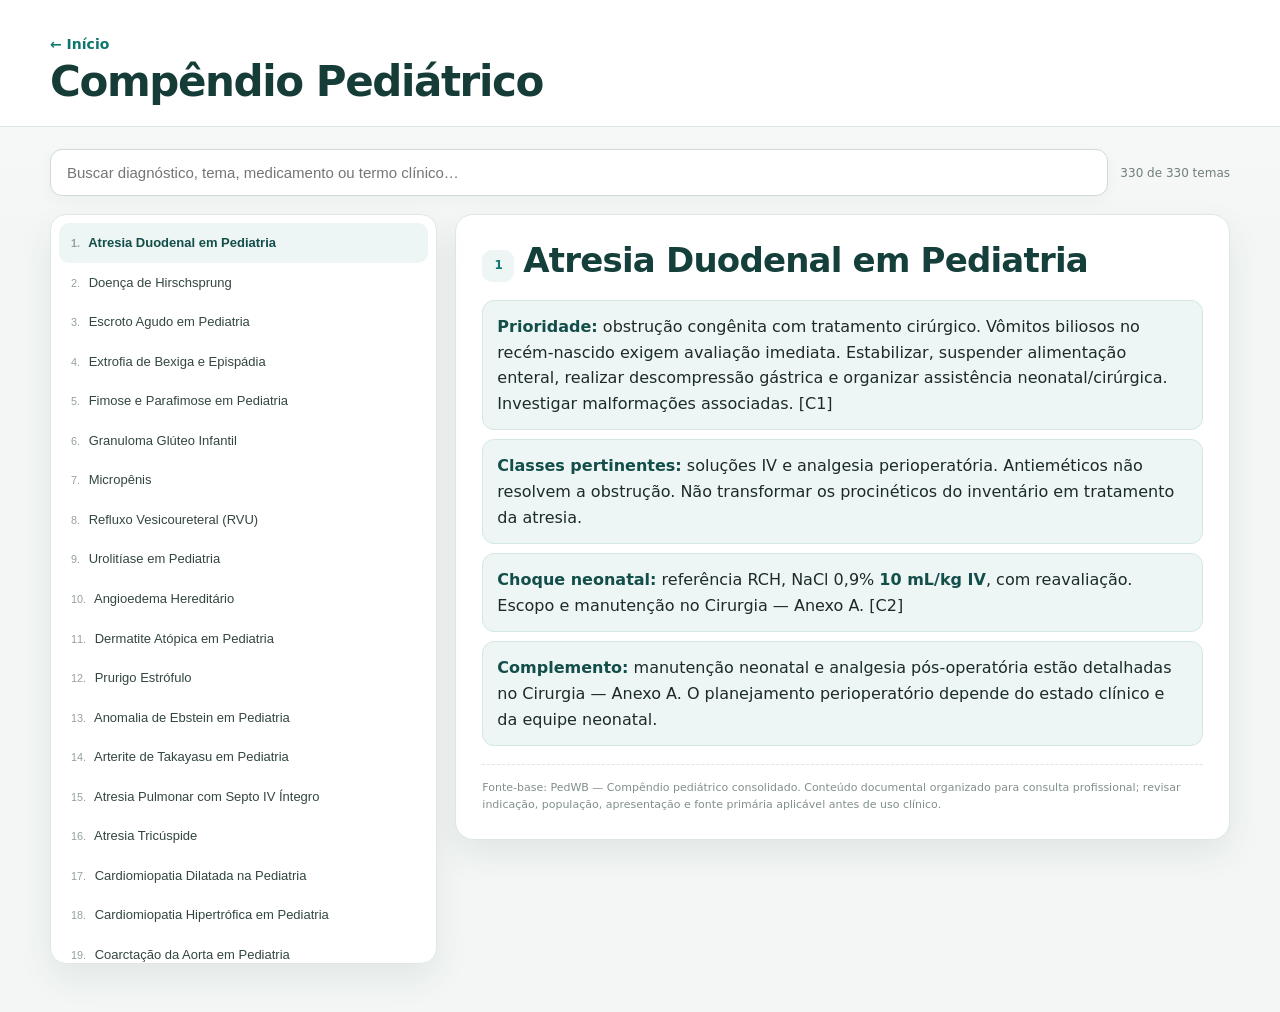
<file: pedwb/index.html>
<!doctype html>
<html lang="pt-BR">
<head>
<meta charset="utf-8">
<meta name="viewport" content="width=device-width,initial-scale=1">
<title>Compêndio Pediátrico</title>
<meta name="description" content="Compêndio Pediátrico — 330 temas organizados em formato de consulta rápida.">
<style>
:root{--bg:#f4f7f6;--paper:#fff;--ink:#1c2b28;--muted:#6f7f7a;--line:#dfe7e4;--accent:#0f766e;--accent2:#134e4a;--soft:#edf6f4;--warn:#fff8e8;--shadow:0 14px 34px rgba(20,62,55,.08)}
*{box-sizing:border-box}html{scroll-behavior:smooth}body{margin:0;font-family:Inter,ui-sans-serif,system-ui,-apple-system,BlinkMacSystemFont,"Segoe UI",sans-serif;background:linear-gradient(180deg,#f8fbfa 0,#f3f6f5 240px);color:var(--ink)}
header{padding:34px 20px 22px;border-bottom:1px solid var(--line);background:rgba(255,255,255,.92);backdrop-filter:blur(10px);position:sticky;top:0;z-index:20}
.header-inner{width:min(1180px,94vw);margin:auto}h1{margin:0;font-size:clamp(28px,4vw,42px);letter-spacing:-1.4px;line-height:1.05;font-weight:800;color:#163c38}
main{width:min(1180px,94vw);margin:22px auto 48px}.toolbar{display:grid;grid-template-columns:1fr auto;gap:12px;align-items:center;margin-bottom:18px}.search{width:100%;padding:14px 16px;border:1px solid #cfdad6;border-radius:12px;background:#fff;font-size:15px;outline:none;box-shadow:0 4px 14px rgba(20,62,55,.04)}.search:focus{border-color:#78b8af;box-shadow:0 0 0 4px rgba(15,118,110,.09)}.count{font-size:12px;color:var(--muted);white-space:nowrap}
.layout{display:grid;grid-template-columns:minmax(300px,.8fr) minmax(0,1.6fr);gap:18px;align-items:start}.list{background:var(--paper);border:1px solid var(--line);border-radius:16px;box-shadow:var(--shadow);overflow:hidden;max-height:calc(100vh - 150px);position:sticky;top:116px}.list-scroll{overflow:auto;max-height:calc(100vh - 150px);padding:8px}.topic-btn{display:block;width:100%;text-align:left;border:0;background:transparent;border-radius:10px;padding:11px 12px;color:#334641;font-size:13px;line-height:1.35;cursor:pointer}.topic-btn:hover{background:#f4f8f7}.topic-btn.active{background:var(--soft);color:var(--accent2);font-weight:700}.topic-btn small{color:#94a19d;margin-right:5px}
.detail{background:var(--paper);border:1px solid var(--line);border-radius:18px;box-shadow:var(--shadow);min-height:520px;padding:26px}.empty{color:#8a9894;padding:40px 8px}.topic-title{font-size:clamp(24px,3vw,34px);line-height:1.15;margin:0 0 18px;color:#153f3a;letter-spacing:-.8px}.topic-number{display:inline-flex;align-items:center;justify-content:center;min-width:32px;height:32px;padding:0 9px;border-radius:10px;background:var(--soft);color:var(--accent);font-size:12px;font-weight:800;margin-right:9px;vertical-align:3px}.section{border-top:1px solid var(--line);padding:17px 0}.section:first-of-type{border-top:0;padding-top:2px}.section h2{margin:0 0 9px;font-size:13px;text-transform:uppercase;letter-spacing:.08em;color:var(--accent);font-weight:800}.section p{margin:0 0 9px;line-height:1.72;color:#334641}.section p:last-child{margin-bottom:0}.section ul{margin:7px 0 0;padding-left:20px}.section li{margin:6px 0;line-height:1.55}.callout{background:var(--soft);border:1px solid #d3e8e3;border-radius:12px;padding:13px 14px;margin:9px 0;line-height:1.6}.callout strong{color:var(--accent2)}.warn{background:var(--warn);border-color:#f1ddb0}.refs{font-size:12px;color:#72817d}.meta{margin-top:18px;padding-top:14px;border-top:1px dashed var(--line);color:#81908c;font-size:11px;line-height:1.55}
mark{background:#fff1a8;padding:0 .15em;border-radius:2px}
@media(max-width:840px){header{position:static}.layout{grid-template-columns:1fr}.list{position:static;max-height:340px}.list-scroll{max-height:340px}.detail{min-height:0}.toolbar{grid-template-columns:1fr}.count{padding-left:2px}}
</style>
</head>
<body>
<header><div class="header-inner"><a href="../" style="display:inline-block;margin-bottom:8px;color:var(--accent);font-weight:700;font-size:14px;text-decoration:none">← Início</a><h1>Compêndio Pediátrico</h1></div></header>
<main>
  <div class="toolbar">
    <input id="search" class="search" type="search" placeholder="Buscar diagnóstico, tema, medicamento ou termo clínico…" autocomplete="off">
    <div id="count" class="count">Carregando…</div>
  </div>
  <div class="layout">
    <aside class="list"><div id="list" class="list-scroll"></div></aside>
    <article id="detail" class="detail"><div class="empty">Selecione um diagnóstico para abrir o conteúdo.</div></article>
  </div>
</main>
<script>
const esc=s=>String(s??'').replace(/[&<>"']/g,m=>({'&':'&amp;','<':'&lt;','>':'&gt;','"':'&quot;',"'":'&#39;'}[m]));
const inline=s=>esc(s).replace(/\*\*(.+?)\*\*/g,'<strong>$1</strong>').replace(/\[([^\]]+)\]\((https?:\/\/[^)]+)\)/g,'<a href="$2" target="_blank" rel="noopener">$1</a>');
function parseTopics(md){
  const re=/^##\s+(\d+)\.\s+(.+)$/gm, found=[]; let m;
  while((m=re.exec(md))) found.push({n:Number(m[1]),title:m[2].trim(),start:re.lastIndex,head:m.index});
  return found.map((x,i)=>({...x,body:md.slice(x.start,i+1<found.length?found[i+1].head:md.length).trim()}));
}
function bodyHtml(body){
  const lines=body.split(/\r?\n/), out=[]; let buf=[], list=[];
  const flush=()=>{if(buf.length){out.push('<div class="section">'+buf.join('')+'</div>');buf=[]} if(list.length){out.push('<div class="section"><ul>'+list.join('')+'</ul></div>');list=[]}};
  for(const raw of lines){
    const line=raw.trim(); if(!line) continue;
    if(/^###\s+/.test(line)){flush(); out.push('<div class="section"><h2>'+inline(line.replace(/^###\s+/,''))+'</h2></div>'); continue}
    const bullet=line.match(/^[-*]\s+(.+)/); if(bullet){list.push('<li>'+inline(bullet[1])+'</li>'); continue}
    const lead=line.match(/^\*\*(.+?):\s*\*\*\s*(.*)$/);
    if(lead){flush(); const cls=/alerta|contra|grave|urg|risco|máximo|maximo/i.test(lead[1])?'callout warn':'callout'; out.push('<div class="'+cls+'"><strong>'+esc(lead[1])+':</strong> '+inline(lead[2])+'</div>'); continue}
    buf.push('<p>'+inline(line)+'</p>');
  }
  flush(); return out.join('');
}
let topics=[], filtered=[];
function renderList(){
  const list=document.getElementById('list'); list.innerHTML='';
  filtered.forEach(t=>{const b=document.createElement('button'); b.className='topic-btn'; b.dataset.n=t.n; b.innerHTML='<small>'+t.n+'.</small> '+esc(t.title); b.onclick=()=>showTopic(t.n); list.appendChild(b)});
  document.getElementById('count').textContent=filtered.length+' de '+topics.length+' temas';
}
function showTopic(n){
  const t=topics.find(x=>x.n===n); if(!t)return;
  document.querySelectorAll('.topic-btn').forEach(b=>b.classList.toggle('active',Number(b.dataset.n)===n));
  document.getElementById('detail').innerHTML='<h2 class="topic-title"><span class="topic-number">'+t.n+'</span>'+esc(t.title)+'</h2>'+bodyHtml(t.body)+'<div class="meta">Fonte-base: PedWB — Compêndio pediátrico consolidado. Conteúdo documental organizado para consulta profissional; revisar indicação, população, apresentação e fonte primária aplicável antes de uso clínico.</div>';
  history.replaceState(null,'','#tema-'+n);
  if(innerWidth<841) document.getElementById('detail').scrollIntoView({behavior:'smooth',block:'start'});
}
fetch('./PedWB_Consolidado.md',{cache:'no-store'}).then(r=>{if(!r.ok)throw new Error('HTTP '+r.status);return r.text()}).then(md=>{
  topics=parseTopics(md); filtered=[...topics]; renderList();
  const n=Number(location.hash.replace('#tema-','')); if(n&&topics.some(t=>t.n===n))showTopic(n); else if(topics.length)showTopic(topics[0].n);
}).catch(e=>{document.getElementById('detail').innerHTML='<div class="empty">Falha ao carregar o compêndio: '+esc(e.message)+'</div>';document.getElementById('count').textContent='Falha de carregamento'});
document.getElementById('search').addEventListener('input',e=>{const q=e.target.value.trim().toLowerCase(); filtered=!q?[...topics]:topics.filter(t=>(t.title+' '+t.body).toLowerCase().includes(q));renderList()});
</script>
</body></html>
</file>
